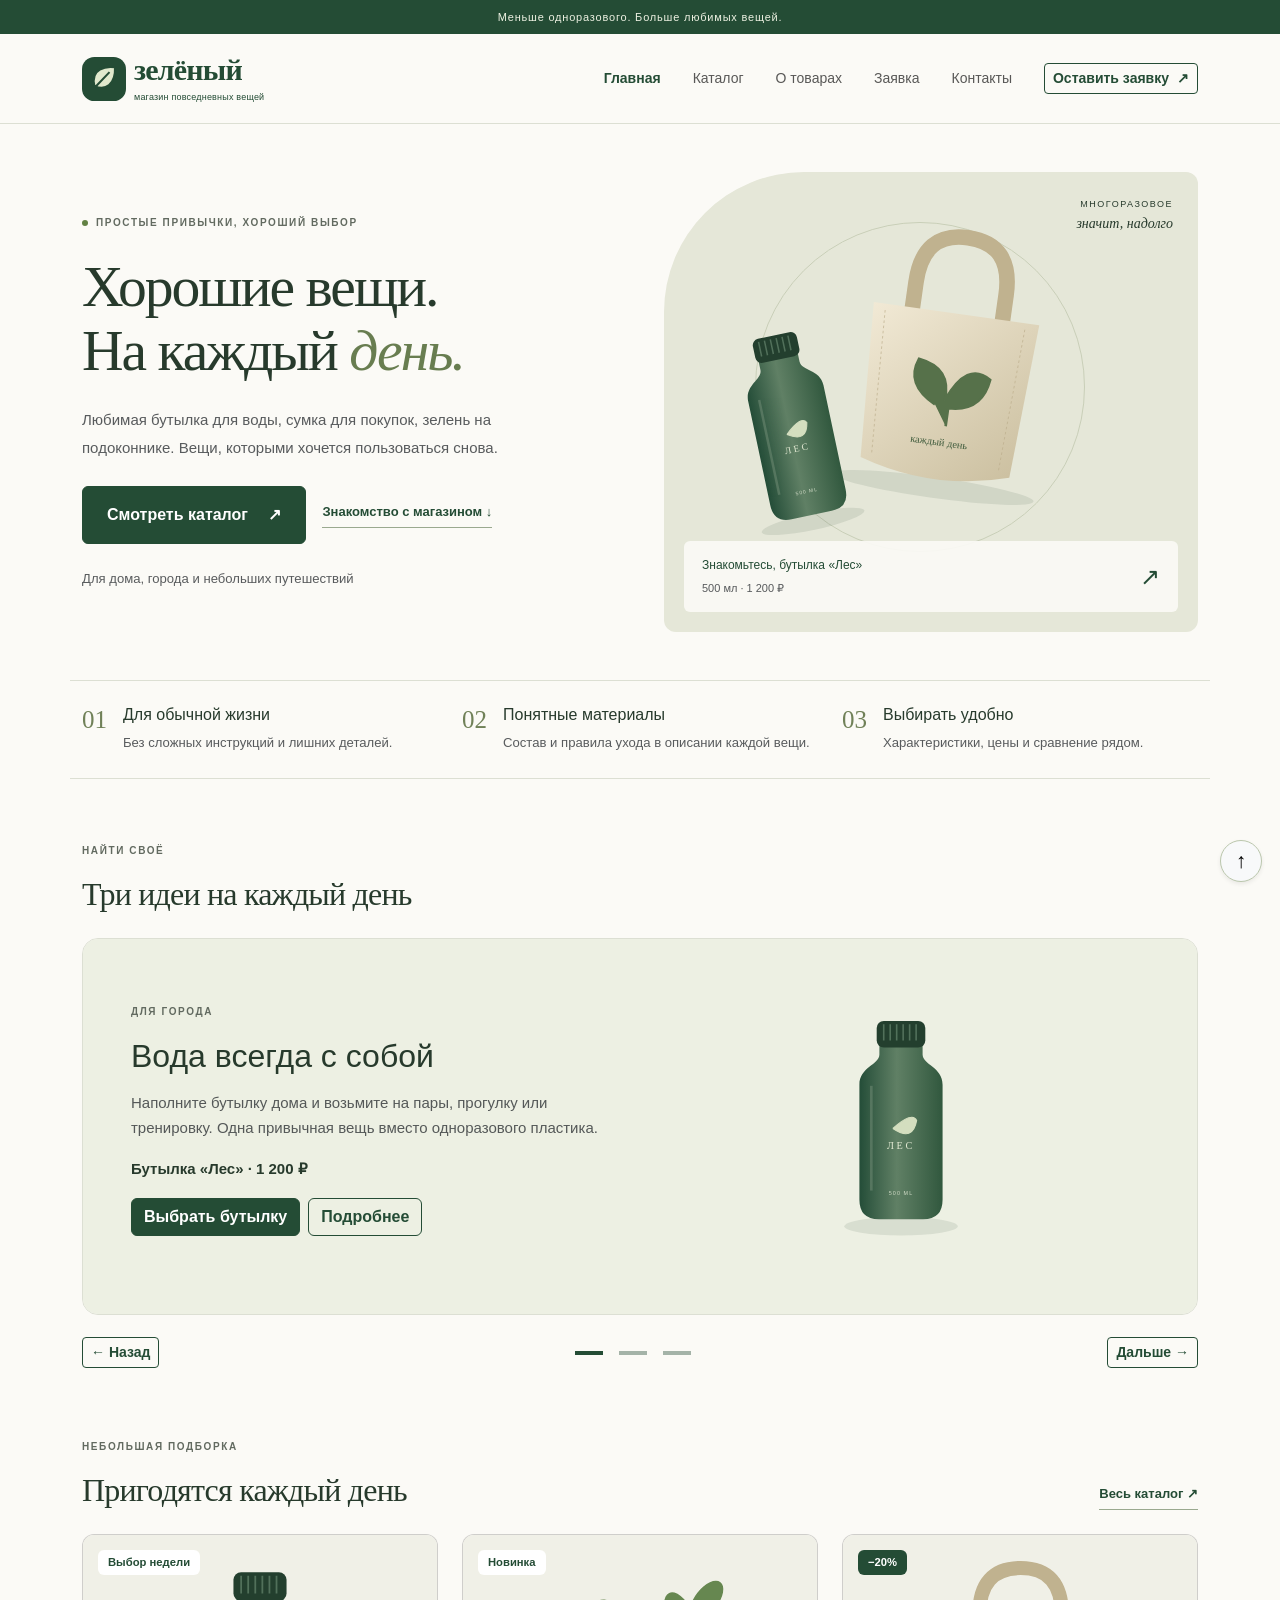
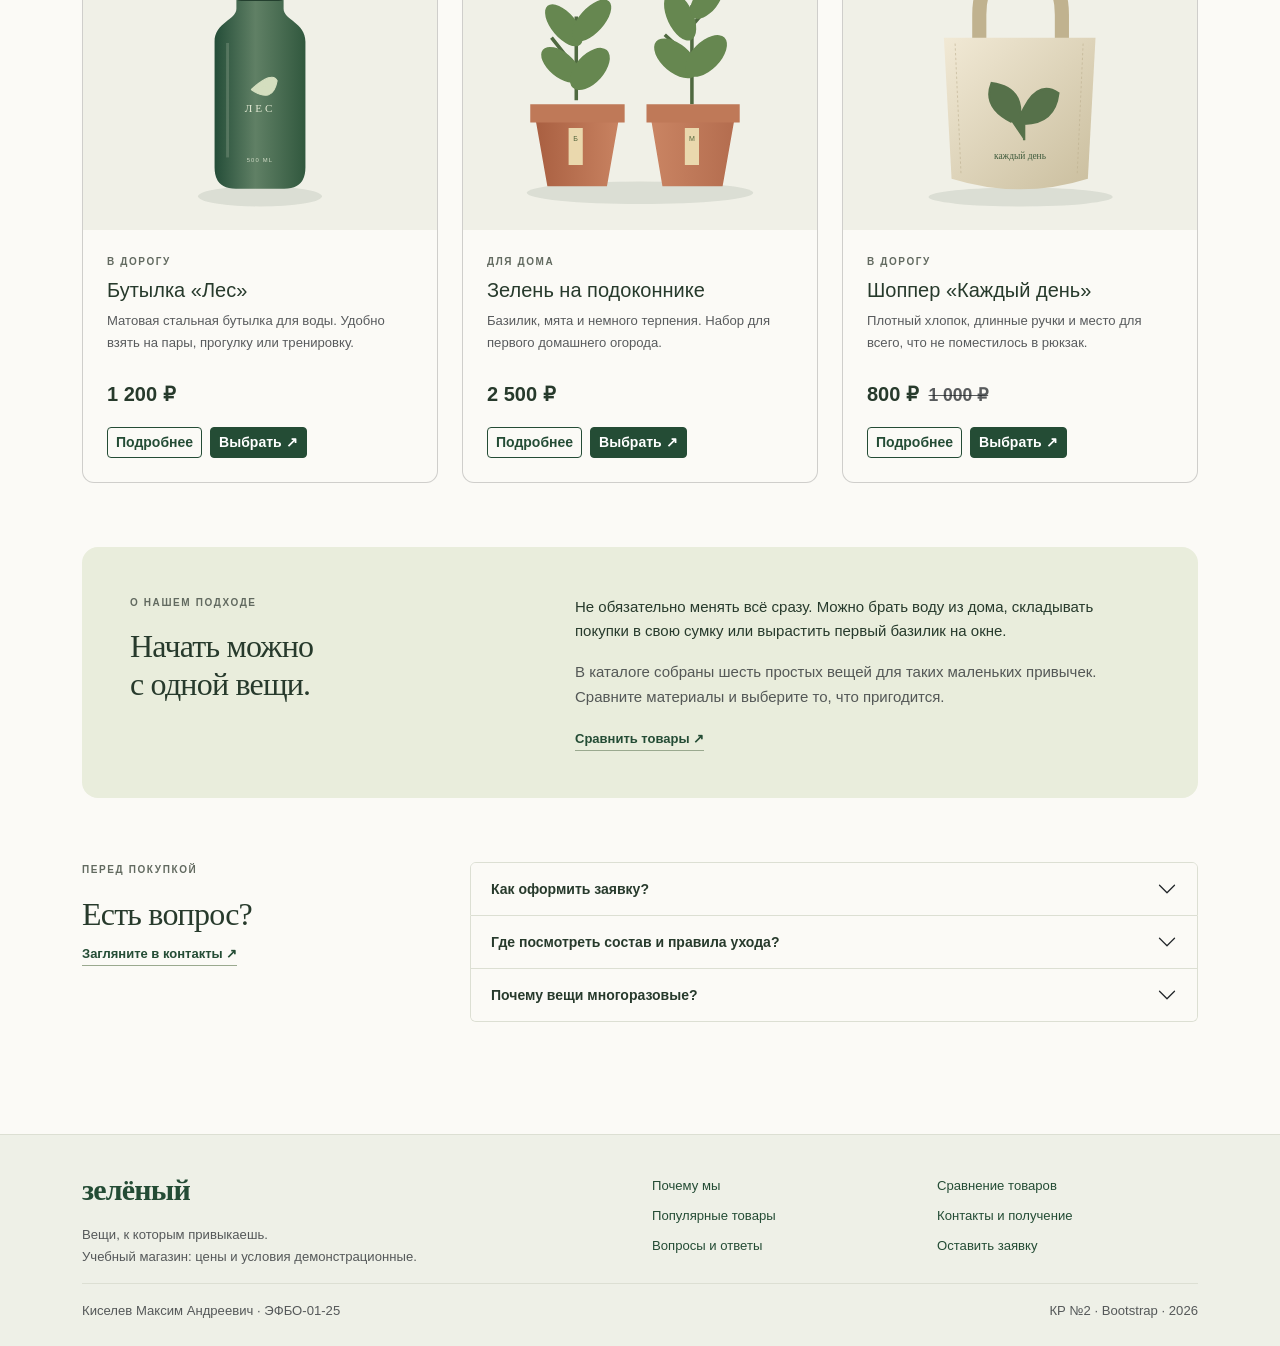
<file: index.html>
<!DOCTYPE html>
<html lang="ru">
<head>
  <meta charset="UTF-8">
  <meta name="viewport" content="width=device-width, initial-scale=1.0">
  <meta name="description" content="Многоразовые вещи для дома, города и путешествий. Зелёный магазин с каталогом, сравнением и учебной заявкой.">
  <meta name="theme-color" content="#244c35">
  <title>Вещи на каждый день — Зелёный магазин</title>
  <link rel="icon" href="images/favicon.svg" type="image/svg+xml">
  <link rel="stylesheet" href="vendor/bootstrap/css/bootstrap.min.css">
  <link rel="stylesheet" href="css/custom.css">
  <script src="vendor/bootstrap/js/bootstrap.bundle.min.js" defer></script>
  <script src="js/main.js" defer></script>
</head>
<body class="d-flex flex-column min-vh-100" id="top">

  <a class="visually-hidden-focusable skip-link" href="#main">Перейти к содержимому</a>
  <div class="announcement text-center py-2">Меньше одноразового. Больше любимых вещей.</div>
  <header class="site-header sticky-top">
    <nav class="navbar navbar-expand-lg py-3" aria-label="Основная навигация">
      <div class="container">
        <a class="navbar-brand brand d-flex align-items-center gap-2" href="index.html" aria-label="Зелёный магазин — главная">
          <img src="images/favicon.svg" alt="" width="44" height="44">
          <span>зелёный<small class="brand__caption d-block">магазин повседневных вещей</small></span>
        </a>
        <button class="navbar-toggler" type="button" data-bs-toggle="collapse" data-bs-target="#main-menu" aria-controls="main-menu" aria-expanded="false" aria-label="Открыть меню">
          <span class="navbar-toggler-icon"></span>
        </button>
        <div class="collapse navbar-collapse" id="main-menu">
          <ul class="navbar-nav ms-lg-auto align-items-lg-center gap-lg-3 py-3 py-lg-0">
          <li class="nav-item"><a class="nav-link active" href="index.html" aria-current="page">Главная</a></li>
          <li class="nav-item"><a class="nav-link" href="catalog.html">Каталог</a></li>
          <li class="nav-item"><a class="nav-link" href="product.html">О товарах</a></li>
          <li class="nav-item"><a class="nav-link" href="order.html">Заявка</a></li>
          <li class="nav-item"><a class="nav-link" href="contacts.html">Контакты</a></li>
          </ul>
          <a class="btn btn-outline-primary btn-sm ms-xl-4 d-none d-xl-inline-flex" href="order.html">Оставить заявку <span class="ms-2" aria-hidden="true">↗</span></a>
        </div>
      </div>
    </nav>
  </header>
  <main class="flex-grow-1" id="main">

    <section class="container py-4 py-lg-5" aria-labelledby="hero-title">
      <div class="row g-4 g-lg-5 align-items-center">
        <div class="col-12 col-lg-6 py-lg-3">
          <p class="eyebrow mb-4"><span class="status-dot" aria-hidden="true"></span>Простые привычки, хороший выбор</p>
          <h1 class="hero__title mb-4" id="hero-title">Хорошие вещи.<br>На каждый <em>день.</em></h1>
          <p class="hero__text text-body-secondary mb-4">Любимая бутылка для воды, сумка для покупок, зелень на подоконнике. Вещи, которыми хочется пользоваться снова.</p>
          <div class="d-flex flex-wrap align-items-center gap-3">
            <a class="btn btn-primary px-4 py-3" href="catalog.html">Смотреть каталог <span class="ms-3" aria-hidden="true">↗</span></a>
            <a class="text-link" href="#advantages">Знакомство с магазином ↓</a>
          </div>
          <p class="small text-body-secondary mt-4 mb-0">Для дома, города и небольших путешествий</p>
        </div>
        <div class="col-12 col-lg-6">
          <div class="hero__visual">
            <span class="hero__circle" aria-hidden="true"></span>
            <p class="hero__stamp">МНОГОРАЗОВОЕ<br><span>значит, надолго</span></p>
            <img class="hero__bag" src="images/bag.svg" alt="Хлопковая сумка для повседневных покупок" width="600" height="500">
            <img class="hero__bottle" src="images/bottle.svg" alt="Зелёная стальная бутылка «Лес»" width="600" height="500">
            <a class="hero__product d-flex justify-content-between align-items-center gap-3" href="product.html#bottle"><span>Знакомьтесь, бутылка «Лес»<small class="d-block text-body-secondary">500 мл · 1 200 ₽</small></span><span class="fs-4" aria-hidden="true">↗</span></a>
          </div>
        </div>
      </div>
    </section>
    <section class="container py-4 border-top border-bottom" id="advantages" aria-labelledby="advantages-title">
      <h2 class="visually-hidden" id="advantages-title">Почему стоит заглянуть в каталог</h2>
      <div class="row g-4">
        <article class="col-12 col-md-4 d-flex gap-3"><span class="advantage-number" aria-hidden="true">01</span><div><h3 class="h6">Для обычной жизни</h3><p class="small text-body-secondary mb-0">Без сложных инструкций и лишних деталей.</p></div></article>
        <article class="col-12 col-md-4 d-flex gap-3"><span class="advantage-number" aria-hidden="true">02</span><div><h3 class="h6">Понятные материалы</h3><p class="small text-body-secondary mb-0">Состав и правила ухода в описании каждой вещи.</p></div></article>
        <article class="col-12 col-md-4 d-flex gap-3"><span class="advantage-number" aria-hidden="true">03</span><div><h3 class="h6">Выбирать удобно</h3><p class="small text-body-secondary mb-0">Характеристики, цены и сравнение рядом.</p></div></article>
      </div>
    </section>
    <section class="container section-space" id="ideas" aria-labelledby="ideas-title">
      <p class="eyebrow">Найти своё</p>
      <h2 class="mb-4" id="ideas-title">Три идеи на каждый день</h2>
      <div class="carousel slide ideas-carousel" id="ideas-carousel" role="region" aria-roledescription="карусель" aria-labelledby="ideas-title" tabindex="0">
        <div class="carousel-inner rounded-4 border" aria-live="polite">
          <div class="carousel-item active" role="group" aria-roledescription="слайд" aria-label="1 из 3">
            <div class="ideas-carousel__slide p-4 p-lg-5">
              <div class="row g-4 align-items-center">
                <div class="col-12 col-md-6 ideas-carousel__copy">
                  <p class="eyebrow mb-3">Для города</p>
                  <h3 class="h2 mb-3">Вода всегда с собой</h3>
                  <p class="text-body-secondary">Наполните бутылку дома и возьмите на пары, прогулку или тренировку. Одна привычная вещь вместо одноразового пластика.</p>
                  <p class="fw-semibold mb-3">Бутылка «Лес» · 1 200 ₽</p>
                  <div class="d-flex flex-wrap gap-2"><a class="btn btn-primary" href="order.html?product=bottle">Выбрать бутылку</a><a class="btn btn-outline-primary" href="product.html#bottle">Подробнее</a></div>
                </div>
                <div class="col-12 col-md-6"><img class="ideas-carousel__image" src="images/bottle.svg" alt="Зелёная стальная бутылка «Лес»" width="600" height="500"></div>
              </div>
            </div>
          </div>
          <div class="carousel-item" role="group" aria-roledescription="слайд" aria-label="2 из 3">
            <div class="ideas-carousel__slide p-4 p-lg-5">
              <div class="row g-4 align-items-center">
                <div class="col-12 col-md-6 ideas-carousel__copy">
                  <p class="eyebrow mb-3">Для дома</p>
                  <h3 class="h2 mb-3">Своя зелень на окне</h3>
                  <p class="text-body-secondary">Базилик, мята и немного терпения. Поставьте горшочки на светлый подоконник — и наблюдайте, как растёт ваш первый огород.</p>
                  <p class="fw-semibold mb-3">Набор для выращивания · 2 500 ₽</p>
                  <div class="d-flex flex-wrap gap-2"><a class="btn btn-primary" href="order.html?product=kit">Выбрать набор</a><a class="btn btn-outline-primary" href="product.html#kit">Подробнее</a></div>
                </div>
                <div class="col-12 col-md-6"><img class="ideas-carousel__image" src="images/kit.svg" alt="Горшочки с базиликом и мятой" width="600" height="500"></div>
              </div>
            </div>
          </div>
          <div class="carousel-item" role="group" aria-roledescription="слайд" aria-label="3 из 3">
            <div class="ideas-carousel__slide p-4 p-lg-5">
              <div class="row g-4 align-items-center">
                <div class="col-12 col-md-6 ideas-carousel__copy">
                  <p class="eyebrow mb-3">Для выходных</p>
                  <h3 class="h2 mb-3">Небольшой пикник на двоих</h3>
                  <p class="text-body-secondary">Посуда и приборы в льняном чехле. Возьмите обед с собой, а после прогулки вымойте набор и сохраните до следующей поездки.</p>
                  <p class="fw-semibold mb-3">Набор для пикника · 3 200 ₽</p>
                  <div class="d-flex flex-wrap gap-2"><a class="btn btn-primary" href="order.html?product=picnic">Выбрать для пикника</a><a class="btn btn-outline-primary" href="product.html#picnic">Подробнее</a></div>
                </div>
                <div class="col-12 col-md-6"><img class="ideas-carousel__image" src="images/picnic.svg" alt="Многоразовая посуда для пикника на двоих" width="600" height="500"></div>
              </div>
            </div>
          </div>
        </div>
        <div class="d-flex flex-wrap justify-content-between align-items-center gap-2 mt-3">
          <button class="btn btn-outline-primary btn-sm" type="button" data-bs-target="#ideas-carousel" data-bs-slide="prev"><span aria-hidden="true">←</span> Назад</button>
          <div class="carousel-indicators position-static m-0 ideas-carousel__indicators">
            <button class="active" type="button" data-bs-target="#ideas-carousel" data-bs-slide-to="0" aria-current="true" aria-label="Слайд 1: бутылка"></button>
            <button type="button" data-bs-target="#ideas-carousel" data-bs-slide-to="1" aria-label="Слайд 2: зелень на окне"></button>
            <button type="button" data-bs-target="#ideas-carousel" data-bs-slide-to="2" aria-label="Слайд 3: пикник"></button>
          </div>
          <button class="btn btn-outline-primary btn-sm" type="button" data-bs-target="#ideas-carousel" data-bs-slide="next">Дальше <span aria-hidden="true">→</span></button>
        </div>
      </div>
    </section>
    <section class="container section-space" id="popular" aria-labelledby="popular-title">
      <div class="d-flex flex-column flex-sm-row justify-content-between align-items-sm-end gap-3 mb-4"><div><p class="eyebrow">Небольшая подборка</p><h2 class="mb-0" id="popular-title">Пригодятся каждый день</h2></div><a class="text-link" href="catalog.html">Весь каталог ↗</a></div>
      <div class="row g-4">
        <div class="col-12 col-md-6 col-lg-4">
          <article class="card product-card h-100">
            <div class="product-card__picture position-relative">
              <span class="badge bg-white text-primary product-card__badge">Выбор недели</span>
              <img src="images/bottle.svg" class="card-img-top product-card__image" alt="Бутылка «Лес»" width="600" height="500" loading="lazy">
            </div>
            <div class="card-body d-flex flex-column p-4">
              <p class="eyebrow mb-2">В дорогу</p>
              <h3 class="card-title h5"><a class="product-card__title" href="product.html#bottle">Бутылка «Лес»</a></h3>
              <p class="card-text small text-body-secondary mb-4">Матовая стальная бутылка для воды. Удобно взять на пары, прогулку или тренировку.</p>
              <p class="fw-semibold fs-5 mt-auto">1 200 ₽</p>
              <div class="d-flex flex-wrap gap-2">
                <a class="btn btn-outline-primary btn-sm" href="product.html#bottle" aria-label="Подробнее: Бутылка «Лес»">Подробнее</a>
                <a class="btn btn-primary btn-sm" href="order.html?product=bottle" aria-label="Заявка: Бутылка «Лес»">Выбрать <span aria-hidden="true">↗</span></a>
              </div>
            </div>
          </article>
        </div>
        <div class="col-12 col-md-6 col-lg-4">
          <article class="card product-card h-100">
            <div class="product-card__picture position-relative">
              <span class="badge bg-white text-primary product-card__badge">Новинка</span>
              <img src="images/kit.svg" class="card-img-top product-card__image" alt="Зелень на подоконнике" width="600" height="500" loading="lazy">
            </div>
            <div class="card-body d-flex flex-column p-4">
              <p class="eyebrow mb-2">Для дома</p>
              <h3 class="card-title h5"><a class="product-card__title" href="product.html#kit">Зелень на подоконнике</a></h3>
              <p class="card-text small text-body-secondary mb-4">Базилик, мята и немного терпения. Набор для первого домашнего огорода.</p>
              <p class="fw-semibold fs-5 mt-auto">2 500 ₽</p>
              <div class="d-flex flex-wrap gap-2">
                <a class="btn btn-outline-primary btn-sm" href="product.html#kit" aria-label="Подробнее: Зелень на подоконнике">Подробнее</a>
                <a class="btn btn-primary btn-sm" href="order.html?product=kit" aria-label="Заявка: Зелень на подоконнике">Выбрать <span aria-hidden="true">↗</span></a>
              </div>
            </div>
          </article>
        </div>
        <div class="col-12 col-md-6 col-lg-4">
          <article class="card product-card h-100 product-card--discount">
            <div class="product-card__picture position-relative">
              <span class="badge text-bg-success product-card__badge">−20%</span>
              <img src="images/bag.svg" class="card-img-top product-card__image" alt="Шоппер «Каждый день»" width="600" height="500" loading="lazy">
            </div>
            <div class="card-body d-flex flex-column p-4">
              <p class="eyebrow mb-2">В дорогу</p>
              <h3 class="card-title h5"><a class="product-card__title" href="product.html#bag">Шоппер «Каждый день»</a></h3>
              <p class="card-text small text-body-secondary mb-4">Плотный хлопок, длинные ручки и место для всего, что не поместилось в рюкзак.</p>
              <p class="fw-semibold fs-5 mt-auto">800 ₽ <del class="small text-body-secondary ms-1">1 000 ₽</del></p>
              <div class="d-flex flex-wrap gap-2">
                <a class="btn btn-outline-primary btn-sm" href="product.html#bag" aria-label="Подробнее: Шоппер «Каждый день»">Подробнее</a>
                <a class="btn btn-primary btn-sm" href="order.html?product=bag" aria-label="Заявка: Шоппер «Каждый день»">Выбрать <span aria-hidden="true">↗</span></a>
              </div>
            </div>
          </article>
        </div>
      </div>
    </section>
    <aside class="container" id="about" aria-labelledby="about-title">
      <div class="editorial p-4 p-lg-5 rounded-4"><div class="row g-4 g-lg-5"><div class="col-12 col-lg-5"><p class="eyebrow">О нашем подходе</p><h2 id="about-title">Начать можно<br>с одной вещи.</h2></div><div class="col-12 col-lg-7"><p>Не обязательно менять всё сразу. Можно брать воду из дома, складывать покупки в свою сумку или вырастить первый базилик на окне.</p><p class="text-body-secondary">В каталоге собраны шесть простых вещей для таких маленьких привычек. Сравните материалы и выберите то, что пригодится.</p><a class="text-link" href="catalog.html#comparison">Сравнить товары ↗</a></div></div></div>
    </aside>
    <section class="container section-space" id="faq" aria-labelledby="faq-title"><div class="row g-4 g-lg-5"><div class="col-12 col-lg-4"><p class="eyebrow">Перед покупкой</p><h2 id="faq-title">Есть вопрос?</h2><a class="text-link" href="contacts.html">Загляните в контакты ↗</a></div><div class="col-12 col-lg-8"><div class="accordion" id="home-faq">
          <div class="accordion-item">
            <h3 class="accordion-header">
              <button class="accordion-button collapsed" type="button" data-bs-toggle="collapse" data-bs-target="#home-faq-1" aria-expanded="false" aria-controls="home-faq-1">Как оформить заявку?</button>
            </h3>
            <div class="accordion-collapse collapse" id="home-faq-1" data-bs-parent="#home-faq">
              <div class="accordion-body text-body-secondary">Выберите товар в каталоге и нажмите «Выбрать». В форме он уже будет отмечен. Заполните контакты и посмотрите учебное подтверждение проверки. Настоящая покупка не выполняется.</div>
            </div>
          </div>
          <div class="accordion-item">
            <h3 class="accordion-header">
              <button class="accordion-button collapsed" type="button" data-bs-toggle="collapse" data-bs-target="#home-faq-2" aria-expanded="false" aria-controls="home-faq-2">Где посмотреть состав и правила ухода?</button>
            </h3>
            <div class="accordion-collapse collapse" id="home-faq-2" data-bs-parent="#home-faq">
              <div class="accordion-body text-body-secondary">Откройте «Подробнее» у товара. Характеристики, уход и получение размещены в отдельных вкладках.</div>
            </div>
          </div>
          <div class="accordion-item">
            <h3 class="accordion-header">
              <button class="accordion-button collapsed" type="button" data-bs-toggle="collapse" data-bs-target="#home-faq-3" aria-expanded="false" aria-controls="home-faq-3">Почему вещи многоразовые?</button>
            </h3>
            <div class="accordion-collapse collapse" id="home-faq-3" data-bs-parent="#home-faq">
              <div class="accordion-body text-body-secondary">Бутылка, сумка и остальные товары предназначены для повторного использования. Срок службы зависит от материала и ухода.</div>
            </div>
          </div>
        </div></div></div></section>
  </main>

  <footer class="site-footer mt-5 py-4" id="contacts">
    <div class="container">
      <div class="row g-4 py-3">
        <div class="col-12 col-md-6">
          <a class="brand text-decoration-none" href="index.html">зелёный</a>
          <p class="small text-body-secondary mt-3 mb-0">Вещи, к которым привыкаешь.<br>Учебный магазин: цены и условия демонстрационные.</p>
        </div>
        <nav class="col-6 col-md-3 d-flex flex-column gap-2 small" aria-label="Разделы главной">
          <a href="index.html#advantages">Почему мы</a>
          <a href="index.html#popular">Популярные товары</a>
          <a href="index.html#faq">Вопросы и ответы</a>
        </nav>
        <nav class="col-6 col-md-3 d-flex flex-column gap-2 small" aria-label="Полезные ссылки">
          <a href="catalog.html#comparison">Сравнение товаров</a>
          <a href="contacts.html">Контакты и получение</a>
          <a href="order.html">Оставить заявку</a>
        </nav>
      </div>
      <div class="border-top pt-3 d-flex flex-column flex-md-row justify-content-between gap-2 small text-body-secondary">
        <span>Киселев Максим Андреевич · ЭФБО-01-25</span>
        <span>КР №2 · Bootstrap · 2026</span>
      </div>
    </div>
  </footer>
  <a class="back-to-top btn btn-light rounded-circle shadow-sm" href="#top" aria-label="Вернуться наверх">↑</a>

  <div class="modal fade" id="delivery-modal" tabindex="-1" aria-labelledby="delivery-modal-title" aria-hidden="true">
    <div class="modal-dialog modal-dialog-centered">
      <div class="modal-content">
        <div class="modal-header">
          <h2 class="modal-title h4" id="delivery-modal-title">Как получить выбранную вещь</h2>
          <button class="btn-close" type="button" data-bs-dismiss="modal" aria-label="Закрыть условия получения"></button>
        </div>
        <div class="modal-body">
          <p>В учебном макете предусмотрены самовывоз без доплаты и доставка за 300 ₽.</p>
          <p class="text-body-secondary mb-0">Способ получения выбирается в заявке. Реальная доставка и оплата не выполняются.</p>
        </div>
        <div class="modal-footer">
          <button class="btn btn-outline-secondary" type="button" data-bs-dismiss="modal">Закрыть</button>
          <a class="btn btn-primary" href="order.html">К заявке</a>
        </div>
      </div>
    </div>
  </div>

</body>
</html>
</file>
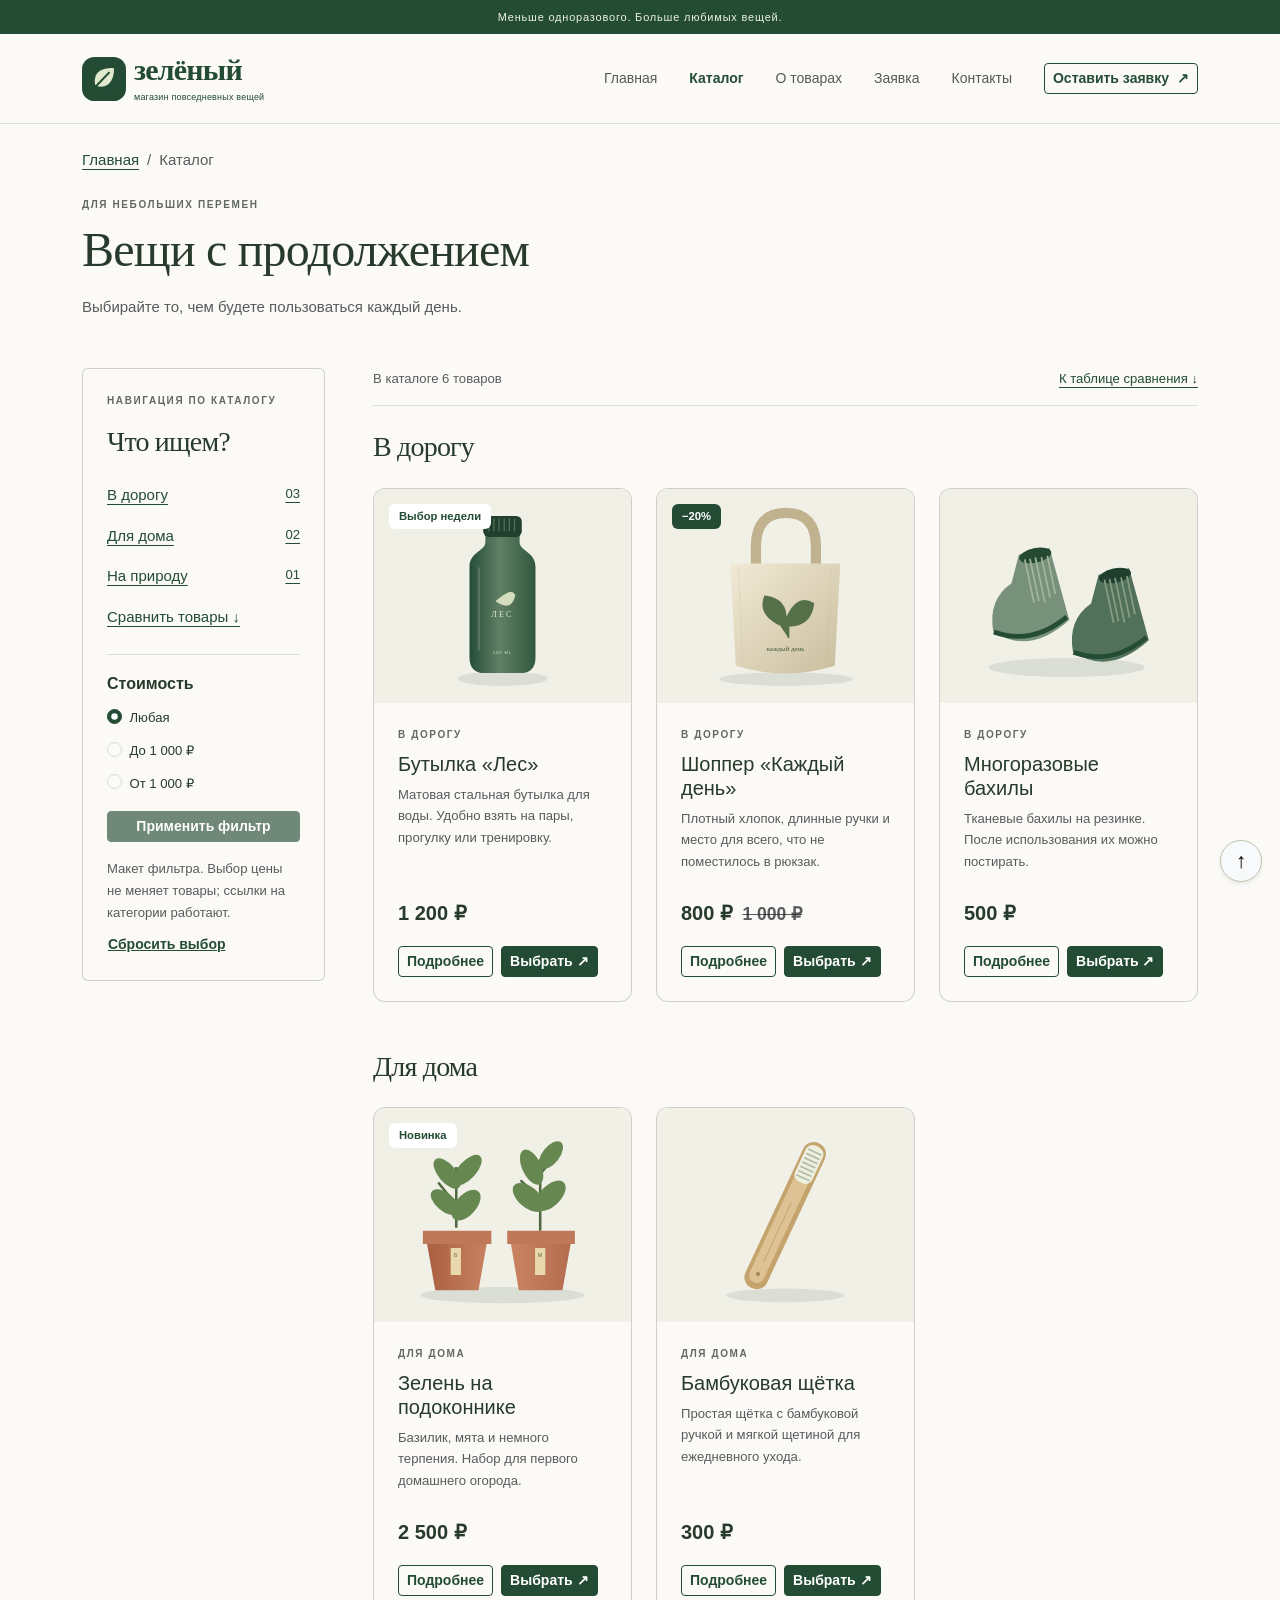
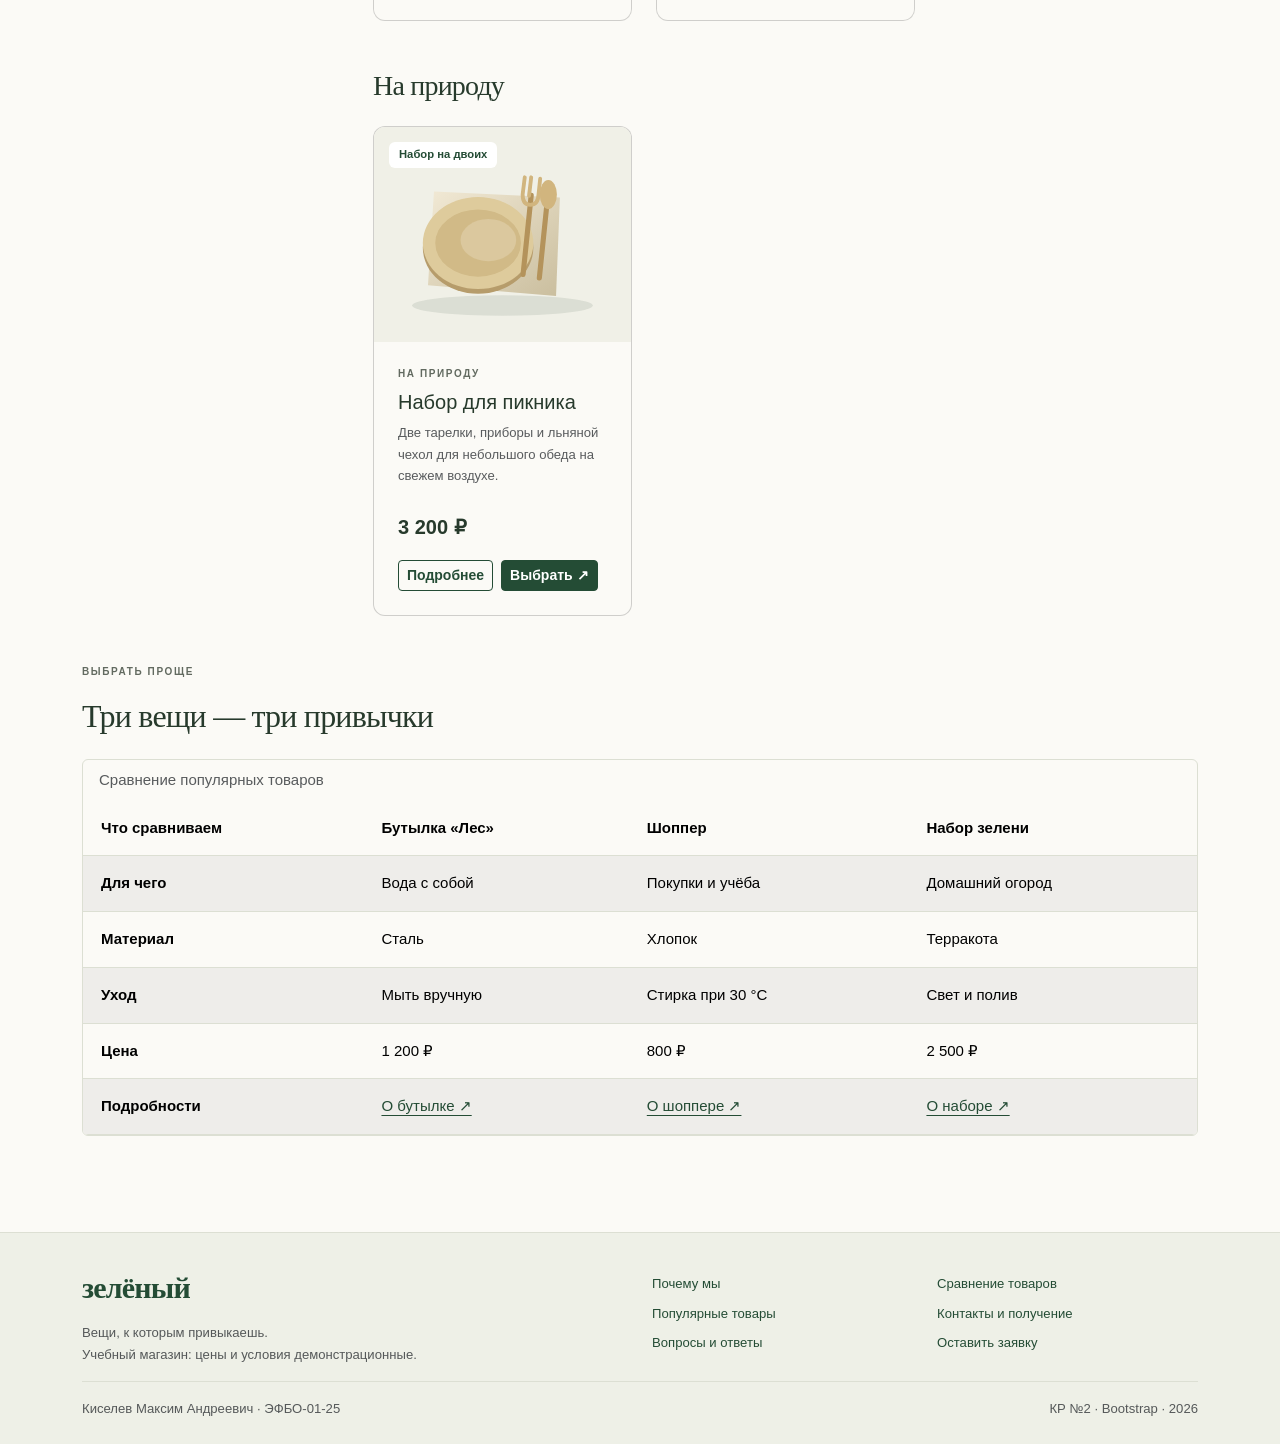
<file: catalog.html>
<!DOCTYPE html>
<html lang="ru">
<head>
  <meta charset="UTF-8">
  <meta name="viewport" content="width=device-width, initial-scale=1.0">
  <meta name="description" content="Шесть многоразовых товаров: категории, иллюстрации, цены и сравнение материалов.">
  <meta name="theme-color" content="#244c35">
  <title>Каталог — Зелёный магазин</title>
  <link rel="icon" href="images/favicon.svg" type="image/svg+xml">
  <link rel="stylesheet" href="vendor/bootstrap/css/bootstrap.min.css">
  <link rel="stylesheet" href="css/custom.css">
  <script src="vendor/bootstrap/js/bootstrap.bundle.min.js" defer></script>
  <script src="js/main.js" defer></script>
</head>
<body class="d-flex flex-column min-vh-100" id="top">

  <a class="visually-hidden-focusable skip-link" href="#main">Перейти к содержимому</a>
  <div class="announcement text-center py-2">Меньше одноразового. Больше любимых вещей.</div>
  <header class="site-header sticky-top">
    <nav class="navbar navbar-expand-lg py-3" aria-label="Основная навигация">
      <div class="container">
        <a class="navbar-brand brand d-flex align-items-center gap-2" href="index.html" aria-label="Зелёный магазин — главная">
          <img src="images/favicon.svg" alt="" width="44" height="44">
          <span>зелёный<small class="brand__caption d-block">магазин повседневных вещей</small></span>
        </a>
        <button class="navbar-toggler" type="button" data-bs-toggle="collapse" data-bs-target="#main-menu" aria-controls="main-menu" aria-expanded="false" aria-label="Открыть меню">
          <span class="navbar-toggler-icon"></span>
        </button>
        <div class="collapse navbar-collapse" id="main-menu">
          <ul class="navbar-nav ms-lg-auto align-items-lg-center gap-lg-3 py-3 py-lg-0">
          <li class="nav-item"><a class="nav-link" href="index.html">Главная</a></li>
          <li class="nav-item"><a class="nav-link active" href="catalog.html" aria-current="page">Каталог</a></li>
          <li class="nav-item"><a class="nav-link" href="product.html">О товарах</a></li>
          <li class="nav-item"><a class="nav-link" href="order.html">Заявка</a></li>
          <li class="nav-item"><a class="nav-link" href="contacts.html">Контакты</a></li>
          </ul>
          <a class="btn btn-outline-primary btn-sm ms-xl-4 d-none d-xl-inline-flex" href="order.html">Оставить заявку <span class="ms-2" aria-hidden="true">↗</span></a>
        </div>
      </div>
    </nav>
  </header>
  <main class="flex-grow-1" id="main">

    <div class="container pt-4">
      <nav aria-label="Хлебные крошки"><ol class="breadcrumb small mb-4"><li class="breadcrumb-item"><a href="index.html">Главная</a></li><li class="breadcrumb-item active" aria-current="page">Каталог</li></ol></nav>
      <section class="pb-4 pb-lg-5">
        <p class="eyebrow mb-2">Для небольших перемен</p>
        <h1 class="display-5 mb-3">Вещи с продолжением</h1>
        <p class="text-body-secondary mb-0">Выбирайте то, чем будете пользоваться каждый день.</p>
      </section>
    </div>
    <div class="container"><div class="row g-4 g-lg-5">
      <aside class="col-12 col-lg-3" aria-labelledby="filters-title">
        <div class="card catalog-filters"><div class="card-body p-4">
          <p class="eyebrow">Навигация по каталогу</p><h2 class="h3" id="filters-title">Что ищем?</h2>
          <nav class="d-flex flex-column gap-3 py-3" aria-label="Категории товаров"><a href="#everyday" class="d-flex justify-content-between">В дорогу <span class="small">03</span></a><a href="#home" class="d-flex justify-content-between">Для дома <span class="small">02</span></a><a href="#outdoor" class="d-flex justify-content-between">На природу <span class="small">01</span></a><a href="#comparison">Сравнить товары ↓</a></nav>
          <form class="border-top pt-3 mt-2">
            <fieldset><legend class="fs-6 fw-semibold">Стоимость</legend>
              <div class="form-check mb-2"><input class="form-check-input" type="radio" name="price" value="any" id="price-any" checked><label class="form-check-label small" for="price-any">Любая</label></div>
              <div class="form-check mb-2"><input class="form-check-input" type="radio" name="price" value="low" id="price-low"><label class="form-check-label small" for="price-low">До 1 000 ₽</label></div>
              <div class="form-check mb-3"><input class="form-check-input" type="radio" name="price" value="high" id="price-high"><label class="form-check-label small" for="price-high">От 1 000 ₽</label></div>
            </fieldset>
            <button class="btn btn-primary btn-sm w-100" type="button" disabled>Применить фильтр</button>
            <p class="small text-body-secondary mt-3 mb-2">Макет фильтра. Выбор цены не меняет товары; ссылки на категории работают.</p>
            <button class="btn btn-link btn-sm p-0" type="reset">Сбросить выбор</button>
          </form>
        </div></div>
      </aside>
      <div class="col-12 col-lg-9">
        <div class="d-flex flex-wrap justify-content-between gap-2 small text-body-secondary border-bottom pb-3 mb-4"><span>В каталоге 6 товаров</span><a href="#comparison">К таблице сравнения ↓</a></div>
        <section class="mb-5" id="everyday" aria-labelledby="everyday-title"><h2 class="h3 mb-4" id="everyday-title">В дорогу</h2><div class="row g-4">
        <div class="col-12 col-md-6 col-xl-4">
          <article class="card product-card h-100">
            <div class="product-card__picture position-relative">
              <span class="badge bg-white text-primary product-card__badge">Выбор недели</span>
              <img src="images/bottle.svg" class="card-img-top product-card__image" alt="Бутылка «Лес»" width="600" height="500" loading="lazy">
            </div>
            <div class="card-body d-flex flex-column p-4">
              <p class="eyebrow mb-2">В дорогу</p>
              <h3 class="card-title h5"><a class="product-card__title" href="product.html#bottle">Бутылка «Лес»</a></h3>
              <p class="card-text small text-body-secondary mb-4">Матовая стальная бутылка для воды. Удобно взять на пары, прогулку или тренировку.</p>
              <p class="fw-semibold fs-5 mt-auto">1 200 ₽</p>
              <div class="d-flex flex-wrap gap-2">
                <a class="btn btn-outline-primary btn-sm" href="product.html#bottle" aria-label="Подробнее: Бутылка «Лес»">Подробнее</a>
                <a class="btn btn-primary btn-sm" href="order.html?product=bottle" aria-label="Заявка: Бутылка «Лес»">Выбрать <span aria-hidden="true">↗</span></a>
              </div>
            </div>
          </article>
        </div>
        <div class="col-12 col-md-6 col-xl-4">
          <article class="card product-card h-100 product-card--discount">
            <div class="product-card__picture position-relative">
              <span class="badge text-bg-success product-card__badge">−20%</span>
              <img src="images/bag.svg" class="card-img-top product-card__image" alt="Шоппер «Каждый день»" width="600" height="500" loading="lazy">
            </div>
            <div class="card-body d-flex flex-column p-4">
              <p class="eyebrow mb-2">В дорогу</p>
              <h3 class="card-title h5"><a class="product-card__title" href="product.html#bag">Шоппер «Каждый день»</a></h3>
              <p class="card-text small text-body-secondary mb-4">Плотный хлопок, длинные ручки и место для всего, что не поместилось в рюкзак.</p>
              <p class="fw-semibold fs-5 mt-auto">800 ₽ <del class="small text-body-secondary ms-1">1 000 ₽</del></p>
              <div class="d-flex flex-wrap gap-2">
                <a class="btn btn-outline-primary btn-sm" href="product.html#bag" aria-label="Подробнее: Шоппер «Каждый день»">Подробнее</a>
                <a class="btn btn-primary btn-sm" href="order.html?product=bag" aria-label="Заявка: Шоппер «Каждый день»">Выбрать <span aria-hidden="true">↗</span></a>
              </div>
            </div>
          </article>
        </div>
        <div class="col-12 col-md-6 col-xl-4">
          <article class="card product-card h-100">
            <div class="product-card__picture position-relative">

              <img src="images/covers.svg" class="card-img-top product-card__image" alt="Многоразовые бахилы" width="600" height="500" loading="lazy">
            </div>
            <div class="card-body d-flex flex-column p-4">
              <p class="eyebrow mb-2">В дорогу</p>
              <h3 class="card-title h5"><a class="product-card__title" href="product.html#covers">Многоразовые бахилы</a></h3>
              <p class="card-text small text-body-secondary mb-4">Тканевые бахилы на резинке. После использования их можно постирать.</p>
              <p class="fw-semibold fs-5 mt-auto">500 ₽</p>
              <div class="d-flex flex-wrap gap-2">
                <a class="btn btn-outline-primary btn-sm" href="product.html#covers" aria-label="Подробнее: Многоразовые бахилы">Подробнее</a>
                <a class="btn btn-primary btn-sm" href="order.html?product=covers" aria-label="Заявка: Многоразовые бахилы">Выбрать <span aria-hidden="true">↗</span></a>
              </div>
            </div>
          </article>
        </div></div></section><section class="mb-5" id="home" aria-labelledby="home-title"><h2 class="h3 mb-4" id="home-title">Для дома</h2><div class="row g-4">
        <div class="col-12 col-md-6 col-xl-4">
          <article class="card product-card h-100">
            <div class="product-card__picture position-relative">
              <span class="badge bg-white text-primary product-card__badge">Новинка</span>
              <img src="images/kit.svg" class="card-img-top product-card__image" alt="Зелень на подоконнике" width="600" height="500" loading="lazy">
            </div>
            <div class="card-body d-flex flex-column p-4">
              <p class="eyebrow mb-2">Для дома</p>
              <h3 class="card-title h5"><a class="product-card__title" href="product.html#kit">Зелень на подоконнике</a></h3>
              <p class="card-text small text-body-secondary mb-4">Базилик, мята и немного терпения. Набор для первого домашнего огорода.</p>
              <p class="fw-semibold fs-5 mt-auto">2 500 ₽</p>
              <div class="d-flex flex-wrap gap-2">
                <a class="btn btn-outline-primary btn-sm" href="product.html#kit" aria-label="Подробнее: Зелень на подоконнике">Подробнее</a>
                <a class="btn btn-primary btn-sm" href="order.html?product=kit" aria-label="Заявка: Зелень на подоконнике">Выбрать <span aria-hidden="true">↗</span></a>
              </div>
            </div>
          </article>
        </div>
        <div class="col-12 col-md-6 col-xl-4">
          <article class="card product-card h-100">
            <div class="product-card__picture position-relative">

              <img src="images/brush.svg" class="card-img-top product-card__image" alt="Бамбуковая щётка" width="600" height="500" loading="lazy">
            </div>
            <div class="card-body d-flex flex-column p-4">
              <p class="eyebrow mb-2">Для дома</p>
              <h3 class="card-title h5"><a class="product-card__title" href="product.html#brush">Бамбуковая щётка</a></h3>
              <p class="card-text small text-body-secondary mb-4">Простая щётка с бамбуковой ручкой и мягкой щетиной для ежедневного ухода.</p>
              <p class="fw-semibold fs-5 mt-auto">300 ₽</p>
              <div class="d-flex flex-wrap gap-2">
                <a class="btn btn-outline-primary btn-sm" href="product.html#brush" aria-label="Подробнее: Бамбуковая щётка">Подробнее</a>
                <a class="btn btn-primary btn-sm" href="order.html?product=brush" aria-label="Заявка: Бамбуковая щётка">Выбрать <span aria-hidden="true">↗</span></a>
              </div>
            </div>
          </article>
        </div></div></section><section class="mb-5" id="outdoor" aria-labelledby="outdoor-title"><h2 class="h3 mb-4" id="outdoor-title">На природу</h2><div class="row g-4">
        <div class="col-12 col-md-6 col-xl-4">
          <article class="card product-card h-100">
            <div class="product-card__picture position-relative">
              <span class="badge bg-white text-primary product-card__badge">Набор на двоих</span>
              <img src="images/picnic.svg" class="card-img-top product-card__image" alt="Набор для пикника" width="600" height="500" loading="lazy">
            </div>
            <div class="card-body d-flex flex-column p-4">
              <p class="eyebrow mb-2">На природу</p>
              <h3 class="card-title h5"><a class="product-card__title" href="product.html#picnic">Набор для пикника</a></h3>
              <p class="card-text small text-body-secondary mb-4">Две тарелки, приборы и льняной чехол для небольшого обеда на свежем воздухе.</p>
              <p class="fw-semibold fs-5 mt-auto">3 200 ₽</p>
              <div class="d-flex flex-wrap gap-2">
                <a class="btn btn-outline-primary btn-sm" href="product.html#picnic" aria-label="Подробнее: Набор для пикника">Подробнее</a>
                <a class="btn btn-primary btn-sm" href="order.html?product=picnic" aria-label="Заявка: Набор для пикника">Выбрать <span aria-hidden="true">↗</span></a>
              </div>
            </div>
          </article>
        </div></div></section>
      </div>
    </div></div>
    <section class="container mb-5" id="comparison" aria-labelledby="comparison-title"><p class="eyebrow">Выбрать проще</p><h2 class="mb-4" id="comparison-title">Три вещи — три привычки</h2>
      <div class="table-responsive rounded border" tabindex="0" role="region" aria-label="Сравнение товаров; таблицу можно прокручивать по горизонтали">
        <table class="table table-striped align-middle comparison-table mb-0"><caption class="caption-top px-3">Сравнение популярных товаров</caption>
          <thead><tr><th scope="col">Что сравниваем</th><th scope="col">Бутылка «Лес»</th><th scope="col">Шоппер</th><th scope="col">Набор зелени</th></tr></thead>
          <tbody><tr><th scope="row">Для чего</th><td>Вода с собой</td><td>Покупки и учёба</td><td>Домашний огород</td></tr><tr><th scope="row">Материал</th><td>Сталь</td><td>Хлопок</td><td>Терракота</td></tr><tr><th scope="row">Уход</th><td>Мыть вручную</td><td>Стирка при 30 °C</td><td>Свет и полив</td></tr><tr><th scope="row">Цена</th><td>1 200 ₽</td><td>800 ₽</td><td>2 500 ₽</td></tr><tr><th scope="row">Подробности</th><td><a href="product.html#bottle">О бутылке ↗</a></td><td><a href="product.html#bag">О шоппере ↗</a></td><td><a href="product.html#kit">О наборе ↗</a></td></tr></tbody>
        </table>
      </div>
    </section>
  </main>

  <footer class="site-footer mt-5 py-4" id="contacts">
    <div class="container">
      <div class="row g-4 py-3">
        <div class="col-12 col-md-6">
          <a class="brand text-decoration-none" href="index.html">зелёный</a>
          <p class="small text-body-secondary mt-3 mb-0">Вещи, к которым привыкаешь.<br>Учебный магазин: цены и условия демонстрационные.</p>
        </div>
        <nav class="col-6 col-md-3 d-flex flex-column gap-2 small" aria-label="Разделы главной">
          <a href="index.html#advantages">Почему мы</a>
          <a href="index.html#popular">Популярные товары</a>
          <a href="index.html#faq">Вопросы и ответы</a>
        </nav>
        <nav class="col-6 col-md-3 d-flex flex-column gap-2 small" aria-label="Полезные ссылки">
          <a href="catalog.html#comparison">Сравнение товаров</a>
          <a href="contacts.html">Контакты и получение</a>
          <a href="order.html">Оставить заявку</a>
        </nav>
      </div>
      <div class="border-top pt-3 d-flex flex-column flex-md-row justify-content-between gap-2 small text-body-secondary">
        <span>Киселев Максим Андреевич · ЭФБО-01-25</span>
        <span>КР №2 · Bootstrap · 2026</span>
      </div>
    </div>
  </footer>
  <a class="back-to-top btn btn-light rounded-circle shadow-sm" href="#top" aria-label="Вернуться наверх">↑</a>

  <div class="modal fade" id="delivery-modal" tabindex="-1" aria-labelledby="delivery-modal-title" aria-hidden="true">
    <div class="modal-dialog modal-dialog-centered">
      <div class="modal-content">
        <div class="modal-header">
          <h2 class="modal-title h4" id="delivery-modal-title">Как получить выбранную вещь</h2>
          <button class="btn-close" type="button" data-bs-dismiss="modal" aria-label="Закрыть условия получения"></button>
        </div>
        <div class="modal-body">
          <p>В учебном макете предусмотрены самовывоз без доплаты и доставка за 300 ₽.</p>
          <p class="text-body-secondary mb-0">Способ получения выбирается в заявке. Реальная доставка и оплата не выполняются.</p>
        </div>
        <div class="modal-footer">
          <button class="btn btn-outline-secondary" type="button" data-bs-dismiss="modal">Закрыть</button>
          <a class="btn btn-primary" href="order.html">К заявке</a>
        </div>
      </div>
    </div>
  </div>

</body>
</html>
</file>
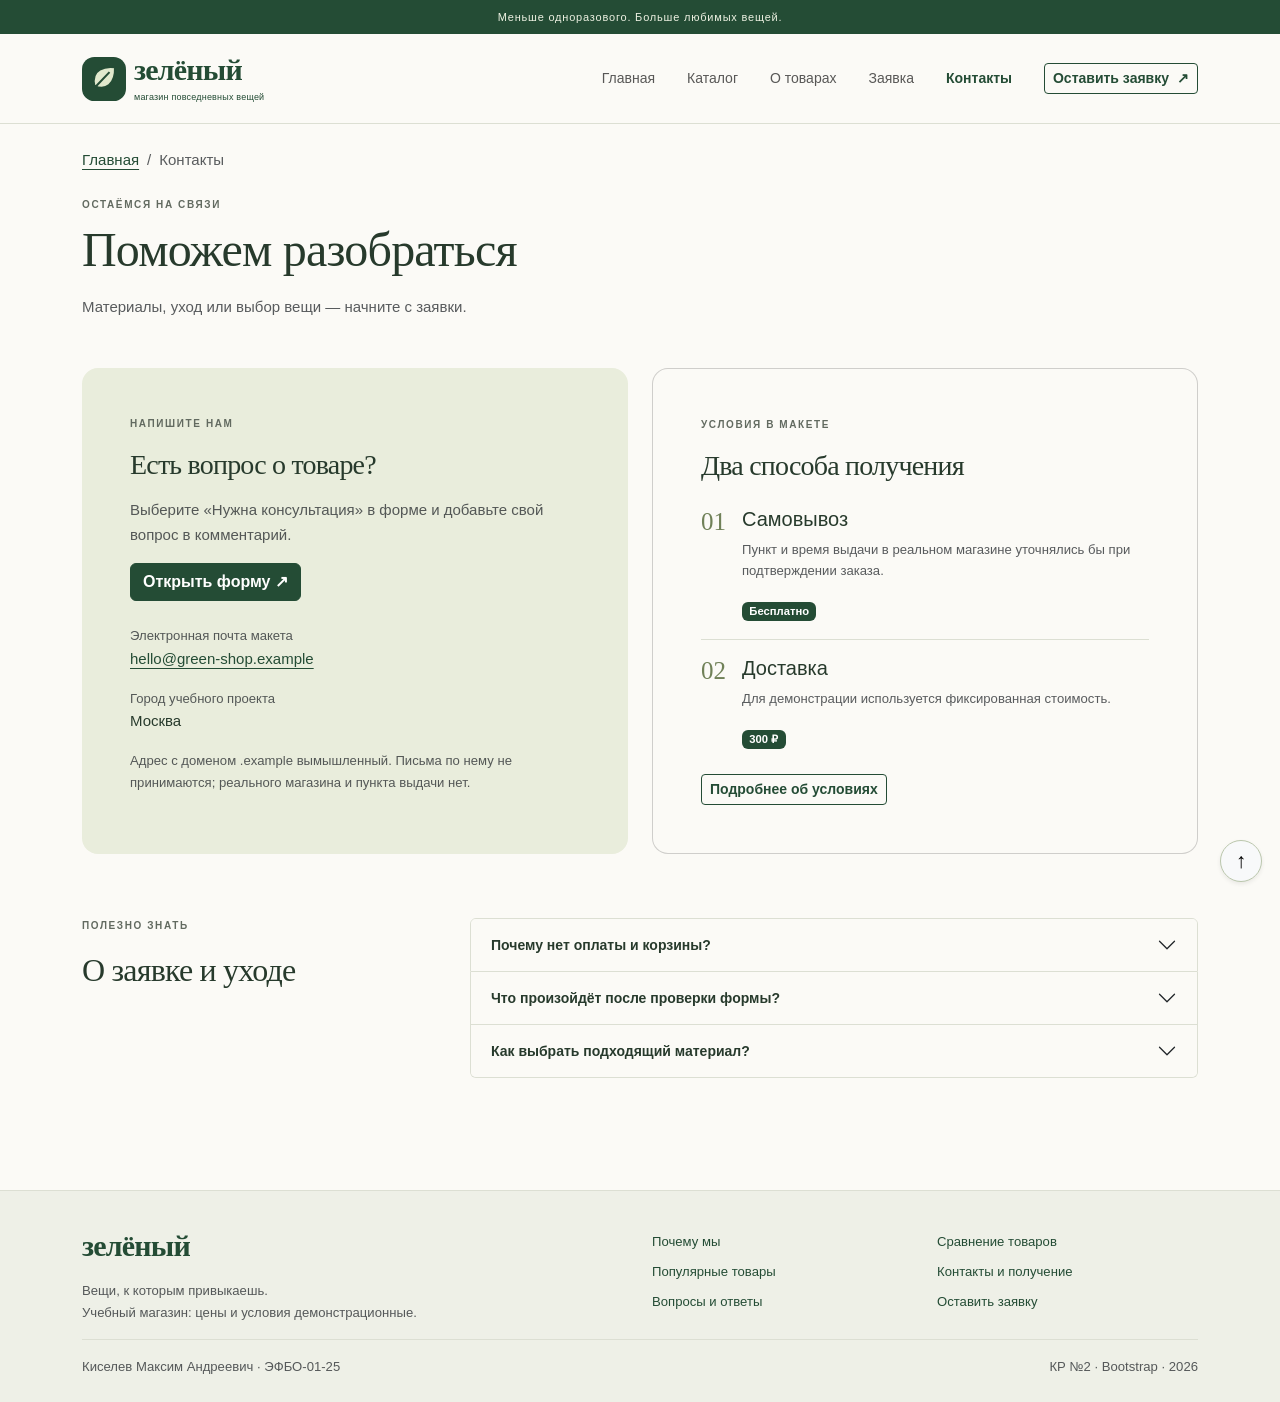
<file: contacts.html>
<!DOCTYPE html>
<html lang="ru">
<head>
  <meta charset="UTF-8">
  <meta name="viewport" content="width=device-width, initial-scale=1.0">
  <meta name="description" content="Контакты учебного магазина, демонстрационные условия получения и ответы на вопросы о заявке.">
  <meta name="theme-color" content="#244c35">
  <title>Контакты и получение — Зелёный магазин</title>
  <link rel="icon" href="images/favicon.svg" type="image/svg+xml">
  <link rel="stylesheet" href="vendor/bootstrap/css/bootstrap.min.css">
  <link rel="stylesheet" href="css/custom.css">
  <script src="vendor/bootstrap/js/bootstrap.bundle.min.js" defer></script>
  <script src="js/main.js" defer></script>
</head>
<body class="d-flex flex-column min-vh-100" id="top">

  <a class="visually-hidden-focusable skip-link" href="#main">Перейти к содержимому</a>
  <div class="announcement text-center py-2">Меньше одноразового. Больше любимых вещей.</div>
  <header class="site-header sticky-top">
    <nav class="navbar navbar-expand-lg py-3" aria-label="Основная навигация">
      <div class="container">
        <a class="navbar-brand brand d-flex align-items-center gap-2" href="index.html" aria-label="Зелёный магазин — главная">
          <img src="images/favicon.svg" alt="" width="44" height="44">
          <span>зелёный<small class="brand__caption d-block">магазин повседневных вещей</small></span>
        </a>
        <button class="navbar-toggler" type="button" data-bs-toggle="collapse" data-bs-target="#main-menu" aria-controls="main-menu" aria-expanded="false" aria-label="Открыть меню">
          <span class="navbar-toggler-icon"></span>
        </button>
        <div class="collapse navbar-collapse" id="main-menu">
          <ul class="navbar-nav ms-lg-auto align-items-lg-center gap-lg-3 py-3 py-lg-0">
          <li class="nav-item"><a class="nav-link" href="index.html">Главная</a></li>
          <li class="nav-item"><a class="nav-link" href="catalog.html">Каталог</a></li>
          <li class="nav-item"><a class="nav-link" href="product.html">О товарах</a></li>
          <li class="nav-item"><a class="nav-link" href="order.html">Заявка</a></li>
          <li class="nav-item"><a class="nav-link active" href="contacts.html" aria-current="page">Контакты</a></li>
          </ul>
          <a class="btn btn-outline-primary btn-sm ms-xl-4 d-none d-xl-inline-flex" href="order.html">Оставить заявку <span class="ms-2" aria-hidden="true">↗</span></a>
        </div>
      </div>
    </nav>
  </header>
  <main class="flex-grow-1" id="main">

    <div class="container pt-4">
      <nav aria-label="Хлебные крошки"><ol class="breadcrumb small mb-4"><li class="breadcrumb-item"><a href="index.html">Главная</a></li><li class="breadcrumb-item active" aria-current="page">Контакты</li></ol></nav>
      <section class="pb-4 pb-lg-5">
        <p class="eyebrow mb-2">Остаёмся на связи</p>
        <h1 class="display-5 mb-3">Поможем разобраться</h1>
        <p class="text-body-secondary mb-0">Материалы, уход или выбор вещи — начните с заявки.</p>
      </section>
    </div>
    <div class="container"><div class="row g-4">
      <section class="col-12 col-lg-6" aria-labelledby="contact-title"><div class="contact-panel rounded-4 p-4 p-lg-5 h-100"><p class="eyebrow">Напишите нам</p><h2 class="h3 mb-3" id="contact-title">Есть вопрос о товаре?</h2><p class="text-body-secondary">Выберите «Нужна консультация» в форме и добавьте свой вопрос в комментарий.</p><a class="btn btn-primary" href="order.html?product=question">Открыть форму ↗</a><address class="mt-4 mb-3"><span class="small text-body-secondary d-block">Электронная почта макета</span><a href="mailto:hello@green-shop.example">hello@green-shop.example</a><span class="small text-body-secondary d-block mt-3">Город учебного проекта</span>Москва</address><p class="small text-body-secondary mb-0">Адрес с доменом .example вымышленный. Письма по нему не принимаются; реального магазина и пункта выдачи нет.</p></div></section>
      <section class="col-12 col-lg-6" aria-labelledby="receiving-title"><div class="card rounded-4 h-100"><div class="card-body p-4 p-lg-5"><p class="eyebrow">Условия в макете</p><h2 class="h3 mb-4" id="receiving-title">Два способа получения</h2><article class="d-flex gap-3 border-bottom pb-3 mb-3"><span class="advantage-number" aria-hidden="true">01</span><div><h3 class="h5">Самовывоз</h3><p class="small text-body-secondary">Пункт и время выдачи в реальном магазине уточнялись бы при подтверждении заказа.</p><span class="badge text-bg-success">Бесплатно</span></div></article><article class="d-flex gap-3"><span class="advantage-number" aria-hidden="true">02</span><div><h3 class="h5">Доставка</h3><p class="small text-body-secondary">Для демонстрации используется фиксированная стоимость.</p><span class="badge text-bg-success">300 ₽</span></div></article><button class="btn btn-outline-primary btn-sm mt-4" type="button" data-bs-toggle="modal" data-bs-target="#delivery-modal">Подробнее об условиях</button></div></div></section>
    </div><section class="section-space" aria-labelledby="contacts-faq-title"><div class="row g-4 g-lg-5"><div class="col-12 col-lg-4"><p class="eyebrow">Полезно знать</p><h2 id="contacts-faq-title">О заявке и уходе</h2></div><div class="col-12 col-lg-8"><div class="accordion" id="contacts-faq">
          <div class="accordion-item">
            <h3 class="accordion-header">
              <button class="accordion-button collapsed" type="button" data-bs-toggle="collapse" data-bs-target="#contacts-faq-1" aria-expanded="false" aria-controls="contacts-faq-1">Почему нет оплаты и корзины?</button>
            </h3>
            <div class="accordion-collapse collapse" id="contacts-faq-1" data-bs-parent="#contacts-faq">
              <div class="accordion-body text-body-secondary">Это контрольная работа по CSS-фреймворкам. Здесь показан путь от каталога к форме. Оплата, корзина и серверная обработка в этот этап не входят.</div>
            </div>
          </div>
          <div class="accordion-item">
            <h3 class="accordion-header">
              <button class="accordion-button collapsed" type="button" data-bs-toggle="collapse" data-bs-target="#contacts-faq-2" aria-expanded="false" aria-controls="contacts-faq-2">Что произойдёт после проверки формы?</button>
            </h3>
            <div class="accordion-collapse collapse" id="contacts-faq-2" data-bs-parent="#contacts-faq">
              <div class="accordion-body text-body-secondary">Откроется окно с выбранным товаром, количеством и способом получения. Данные останутся в полях для изменения, но на сервер не отправятся.</div>
            </div>
          </div>
          <div class="accordion-item">
            <h3 class="accordion-header">
              <button class="accordion-button collapsed" type="button" data-bs-toggle="collapse" data-bs-target="#contacts-faq-3" aria-expanded="false" aria-controls="contacts-faq-3">Как выбрать подходящий материал?</button>
            </h3>
            <div class="accordion-collapse collapse" id="contacts-faq-3" data-bs-parent="#contacts-faq">
              <div class="accordion-body text-body-secondary">Начните со <a href="catalog.html#comparison">сравнения популярных товаров</a>, затем откройте подробное описание и вкладку «Уход».</div>
            </div>
          </div>
        </div></div></div></section></div>
  </main>

  <footer class="site-footer mt-5 py-4" id="contacts">
    <div class="container">
      <div class="row g-4 py-3">
        <div class="col-12 col-md-6">
          <a class="brand text-decoration-none" href="index.html">зелёный</a>
          <p class="small text-body-secondary mt-3 mb-0">Вещи, к которым привыкаешь.<br>Учебный магазин: цены и условия демонстрационные.</p>
        </div>
        <nav class="col-6 col-md-3 d-flex flex-column gap-2 small" aria-label="Разделы главной">
          <a href="index.html#advantages">Почему мы</a>
          <a href="index.html#popular">Популярные товары</a>
          <a href="index.html#faq">Вопросы и ответы</a>
        </nav>
        <nav class="col-6 col-md-3 d-flex flex-column gap-2 small" aria-label="Полезные ссылки">
          <a href="catalog.html#comparison">Сравнение товаров</a>
          <a href="contacts.html">Контакты и получение</a>
          <a href="order.html">Оставить заявку</a>
        </nav>
      </div>
      <div class="border-top pt-3 d-flex flex-column flex-md-row justify-content-between gap-2 small text-body-secondary">
        <span>Киселев Максим Андреевич · ЭФБО-01-25</span>
        <span>КР №2 · Bootstrap · 2026</span>
      </div>
    </div>
  </footer>
  <a class="back-to-top btn btn-light rounded-circle shadow-sm" href="#top" aria-label="Вернуться наверх">↑</a>

  <div class="modal fade" id="delivery-modal" tabindex="-1" aria-labelledby="delivery-modal-title" aria-hidden="true">
    <div class="modal-dialog modal-dialog-centered">
      <div class="modal-content">
        <div class="modal-header">
          <h2 class="modal-title h4" id="delivery-modal-title">Как получить выбранную вещь</h2>
          <button class="btn-close" type="button" data-bs-dismiss="modal" aria-label="Закрыть условия получения"></button>
        </div>
        <div class="modal-body">
          <p>В учебном макете предусмотрены самовывоз без доплаты и доставка за 300 ₽.</p>
          <p class="text-body-secondary mb-0">Способ получения выбирается в заявке. Реальная доставка и оплата не выполняются.</p>
        </div>
        <div class="modal-footer">
          <button class="btn btn-outline-secondary" type="button" data-bs-dismiss="modal">Закрыть</button>
          <a class="btn btn-primary" href="order.html">К заявке</a>
        </div>
      </div>
    </div>
  </div>

</body>
</html>
</file>
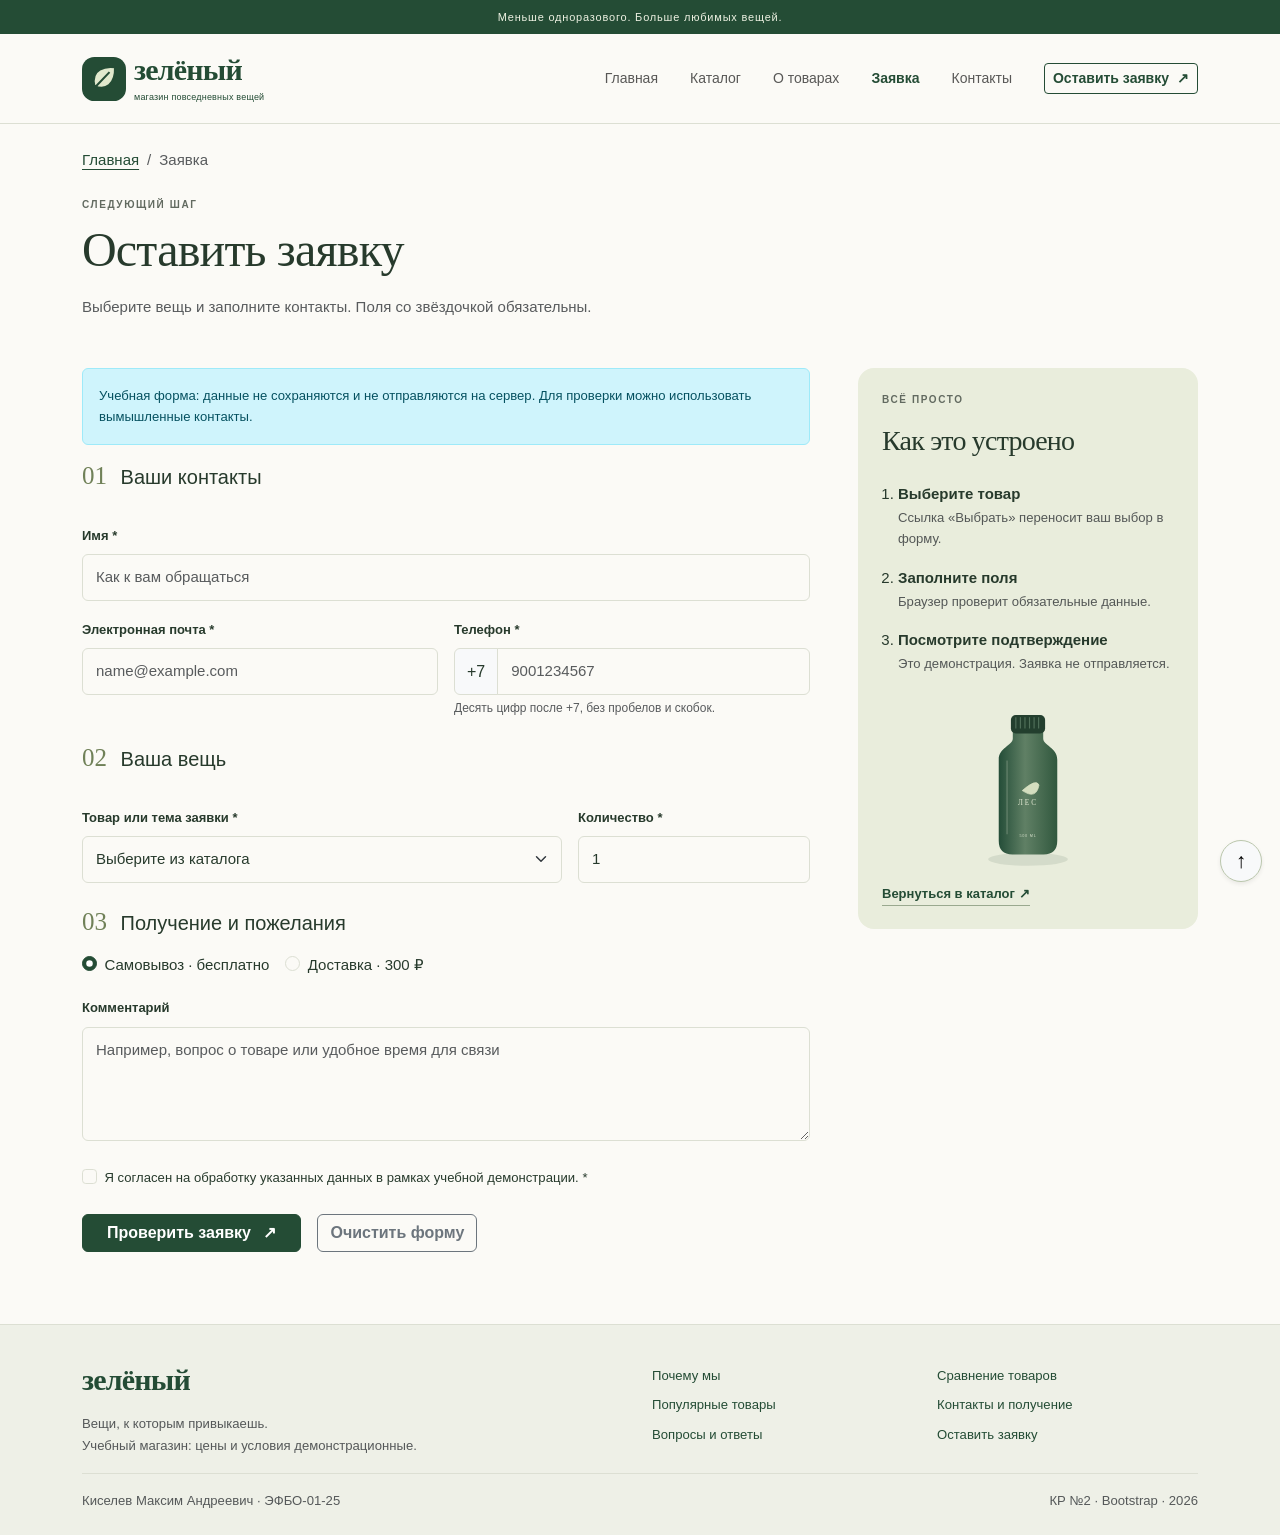
<file: order.html>
<!DOCTYPE html>
<html lang="ru">
<head>
  <meta charset="UTF-8">
  <meta name="viewport" content="width=device-width, initial-scale=1.0">
  <meta name="description" content="Учебная форма: выбранный товар, количество, контакты и способ получения. Проверка полей и подтверждение без отправки на сервер.">
  <meta name="theme-color" content="#244c35">
  <title>Заявка — Зелёный магазин</title>
  <link rel="icon" href="images/favicon.svg" type="image/svg+xml">
  <link rel="stylesheet" href="vendor/bootstrap/css/bootstrap.min.css">
  <link rel="stylesheet" href="css/custom.css">
  <script src="vendor/bootstrap/js/bootstrap.bundle.min.js" defer></script>
  <script src="js/main.js" defer></script>
</head>
<body class="d-flex flex-column min-vh-100" id="top">

  <a class="visually-hidden-focusable skip-link" href="#main">Перейти к содержимому</a>
  <div class="announcement text-center py-2">Меньше одноразового. Больше любимых вещей.</div>
  <header class="site-header sticky-top">
    <nav class="navbar navbar-expand-lg py-3" aria-label="Основная навигация">
      <div class="container">
        <a class="navbar-brand brand d-flex align-items-center gap-2" href="index.html" aria-label="Зелёный магазин — главная">
          <img src="images/favicon.svg" alt="" width="44" height="44">
          <span>зелёный<small class="brand__caption d-block">магазин повседневных вещей</small></span>
        </a>
        <button class="navbar-toggler" type="button" data-bs-toggle="collapse" data-bs-target="#main-menu" aria-controls="main-menu" aria-expanded="false" aria-label="Открыть меню">
          <span class="navbar-toggler-icon"></span>
        </button>
        <div class="collapse navbar-collapse" id="main-menu">
          <ul class="navbar-nav ms-lg-auto align-items-lg-center gap-lg-3 py-3 py-lg-0">
          <li class="nav-item"><a class="nav-link" href="index.html">Главная</a></li>
          <li class="nav-item"><a class="nav-link" href="catalog.html">Каталог</a></li>
          <li class="nav-item"><a class="nav-link" href="product.html">О товарах</a></li>
          <li class="nav-item"><a class="nav-link active" href="order.html" aria-current="page">Заявка</a></li>
          <li class="nav-item"><a class="nav-link" href="contacts.html">Контакты</a></li>
          </ul>
          <a class="btn btn-outline-primary btn-sm ms-xl-4 d-none d-xl-inline-flex" href="order.html">Оставить заявку <span class="ms-2" aria-hidden="true">↗</span></a>
        </div>
      </div>
    </nav>
  </header>
  <main class="flex-grow-1" id="main">

    <div class="container pt-4">
      <nav aria-label="Хлебные крошки"><ol class="breadcrumb small mb-4"><li class="breadcrumb-item"><a href="index.html">Главная</a></li><li class="breadcrumb-item active" aria-current="page">Заявка</li></ol></nav>
      <section class="pb-4 pb-lg-5">
        <p class="eyebrow mb-2">Следующий шаг</p>
        <h1 class="display-5 mb-3">Оставить заявку</h1>
        <p class="text-body-secondary mb-0">Выберите вещь и заполните контакты. Поля со звёздочкой обязательны.</p>
      </section>
    </div>
    <div class="container pb-4"><div class="row g-4 g-lg-5 align-items-start">
      <div class="col-12 col-lg-8">
        <div class="alert alert-info small" id="demo-note" role="alert">Учебная форма: данные не сохраняются и не отправляются на сервер. Для проверки можно использовать вымышленные контакты.</div>
        <form id="order-form" class="order-form" action="#order-form" method="post">
          <fieldset class="mb-4"><legend class="h5 mb-3"><span class="form-step me-2">01</span> Ваши контакты</legend>
            <div class="row g-3">
              <div class="col-12"><label class="form-label" for="order-name">Имя *</label><input class="form-control" id="order-name" name="name" type="text" minlength="2" maxlength="80" autocomplete="given-name" placeholder="Как к вам обращаться" required></div>
              <div class="col-12 col-md-6"><label class="form-label" for="order-email">Электронная почта *</label><input class="form-control" id="order-email" name="email" type="email" maxlength="120" autocomplete="email" placeholder="name@example.com" required></div>
              <div class="col-12 col-md-6"><label class="form-label" for="order-phone">Телефон *</label><div class="input-group"><span class="input-group-text" id="phone-prefix">+7</span><input class="form-control" id="order-phone" name="phone" type="tel" inputmode="tel" autocomplete="tel-national" pattern="[0-9]{10}" minlength="10" maxlength="10" placeholder="9001234567" aria-describedby="phone-prefix phone-hint" required></div><div class="form-text" id="phone-hint">Десять цифр после +7, без пробелов и скобок.</div></div>
            </div>
          </fieldset>
          <fieldset class="mb-4"><legend class="h5 mb-3"><span class="form-step me-2">02</span> Ваша вещь</legend><div class="row g-3">
            <div class="col-12 col-md-8"><label class="form-label" for="order-product">Товар или тема заявки *</label><select class="form-select" id="order-product" name="product" required><option value="">Выберите из каталога</option><option value="bottle">Бутылка «Лес» — 1 200 ₽</option><option value="kit">Зелень на подоконнике — 2 500 ₽</option><option value="bag">Шоппер «Каждый день» — 800 ₽</option><option value="brush">Бамбуковая щётка — 300 ₽</option><option value="covers">Многоразовые бахилы — 500 ₽</option><option value="picnic">Набор для пикника — 3 200 ₽</option><option value="question">Нужна консультация</option></select></div>
            <div class="col-12 col-md-4"><label class="form-label" for="order-quantity">Количество *</label><input class="form-control" id="order-quantity" name="quantity" type="number" min="1" max="10" step="1" value="1" required></div>
          </div></fieldset>
          <fieldset class="mb-4"><legend class="h5 mb-3"><span class="form-step me-2">03</span> Получение и пожелания</legend>
            <div class="d-flex flex-wrap gap-3 mb-3"><div class="form-check"><input class="form-check-input" id="delivery-pickup" name="delivery" value="pickup" type="radio" checked><label class="form-check-label" for="delivery-pickup">Самовывоз · бесплатно</label></div><div class="form-check"><input class="form-check-input" id="delivery-courier" name="delivery" value="courier" type="radio"><label class="form-check-label" for="delivery-courier">Доставка · 300 ₽</label></div></div>
            <label class="form-label" for="order-comment">Комментарий</label><textarea class="form-control" id="order-comment" name="comment" rows="4" maxlength="1000" placeholder="Например, вопрос о товаре или удобное время для связи"></textarea>
          </fieldset>
          <div class="form-check mb-4"><input class="form-check-input" id="order-agreement" name="agreement" type="checkbox" required><label class="form-check-label small" for="order-agreement">Я согласен на обработку указанных данных в рамках учебной демонстрации. *</label></div>
          <div class="d-flex flex-wrap gap-3"><button class="btn btn-primary px-4" type="submit" aria-describedby="demo-note">Проверить заявку <span class="ms-2" aria-hidden="true">↗</span></button><button class="btn btn-outline-secondary" type="reset">Очистить форму</button></div>
          <noscript><p class="alert alert-warning mt-3">Для учебного подтверждения нужен JavaScript. Без него поля можно заполнить, но отправлять форму не следует: обработчик сервера не подключён.</p></noscript>
        </form>
      </div>
      <aside class="col-12 col-lg-4" aria-labelledby="steps-title"><div class="order-guide rounded-4 p-4"><p class="eyebrow">Всё просто</p><h2 class="h3" id="steps-title">Как это устроено</h2><ol class="ps-3 mt-4"><li class="mb-3"><strong>Выберите товар</strong><p class="small text-body-secondary mb-0">Ссылка «Выбрать» переносит ваш выбор в форму.</p></li><li class="mb-3"><strong>Заполните поля</strong><p class="small text-body-secondary mb-0">Браузер проверит обязательные данные.</p></li><li><strong>Посмотрите подтверждение</strong><p class="small text-body-secondary mb-0">Это демонстрация. Заявка не отправляется.</p></li></ol><img class="order-guide__image" src="images/bottle.svg" alt="Зелёная бутылка «Лес»" width="600" height="500"><a class="text-link small" href="catalog.html">Вернуться в каталог ↗</a></div></aside>
    </div></div>
  </main>

  <footer class="site-footer mt-5 py-4" id="contacts">
    <div class="container">
      <div class="row g-4 py-3">
        <div class="col-12 col-md-6">
          <a class="brand text-decoration-none" href="index.html">зелёный</a>
          <p class="small text-body-secondary mt-3 mb-0">Вещи, к которым привыкаешь.<br>Учебный магазин: цены и условия демонстрационные.</p>
        </div>
        <nav class="col-6 col-md-3 d-flex flex-column gap-2 small" aria-label="Разделы главной">
          <a href="index.html#advantages">Почему мы</a>
          <a href="index.html#popular">Популярные товары</a>
          <a href="index.html#faq">Вопросы и ответы</a>
        </nav>
        <nav class="col-6 col-md-3 d-flex flex-column gap-2 small" aria-label="Полезные ссылки">
          <a href="catalog.html#comparison">Сравнение товаров</a>
          <a href="contacts.html">Контакты и получение</a>
          <a href="order.html">Оставить заявку</a>
        </nav>
      </div>
      <div class="border-top pt-3 d-flex flex-column flex-md-row justify-content-between gap-2 small text-body-secondary">
        <span>Киселев Максим Андреевич · ЭФБО-01-25</span>
        <span>КР №2 · Bootstrap · 2026</span>
      </div>
    </div>
  </footer>
  <a class="back-to-top btn btn-light rounded-circle shadow-sm" href="#top" aria-label="Вернуться наверх">↑</a>

  <div class="modal fade" id="delivery-modal" tabindex="-1" aria-labelledby="delivery-modal-title" aria-hidden="true">
    <div class="modal-dialog modal-dialog-centered">
      <div class="modal-content">
        <div class="modal-header">
          <h2 class="modal-title h4" id="delivery-modal-title">Как получить выбранную вещь</h2>
          <button class="btn-close" type="button" data-bs-dismiss="modal" aria-label="Закрыть условия получения"></button>
        </div>
        <div class="modal-body">
          <p>В учебном макете предусмотрены самовывоз без доплаты и доставка за 300 ₽.</p>
          <p class="text-body-secondary mb-0">Способ получения выбирается в заявке. Реальная доставка и оплата не выполняются.</p>
        </div>
        <div class="modal-footer">
          <button class="btn btn-outline-secondary" type="button" data-bs-dismiss="modal">Закрыть</button>
          <a class="btn btn-primary" href="order.html">К заявке</a>
        </div>
      </div>
    </div>
  </div>

  <div class="modal fade" id="success-modal" tabindex="-1" aria-labelledby="success-title" aria-describedby="success-description" aria-hidden="true">
    <div class="modal-dialog modal-dialog-centered"><div class="modal-content">
      <div class="modal-header"><h2 class="modal-title h4" id="success-title">Проверка пройдена</h2><button class="btn-close" type="button" data-bs-dismiss="modal" aria-label="Закрыть подтверждение"></button></div>
      <div class="modal-body">
        <div class="alert alert-success" role="alert">Обязательные поля заполнены корректно.</div>
        <p class="fw-semibold" id="order-summary-text"></p>
        <p class="text-body-secondary mb-0" id="success-description">Это учебное подтверждение: данные не отправлены и не сохранены, настоящий заказ не создан. Закройте окно, чтобы изменить заполненные поля.</p>
      </div>
      <div class="modal-footer"><button class="btn btn-outline-primary" type="button" data-bs-dismiss="modal">Изменить данные</button><a class="btn btn-primary" href="catalog.html">Вернуться в каталог</a></div>
    </div></div>
  </div>
</body>
</html>
</file>
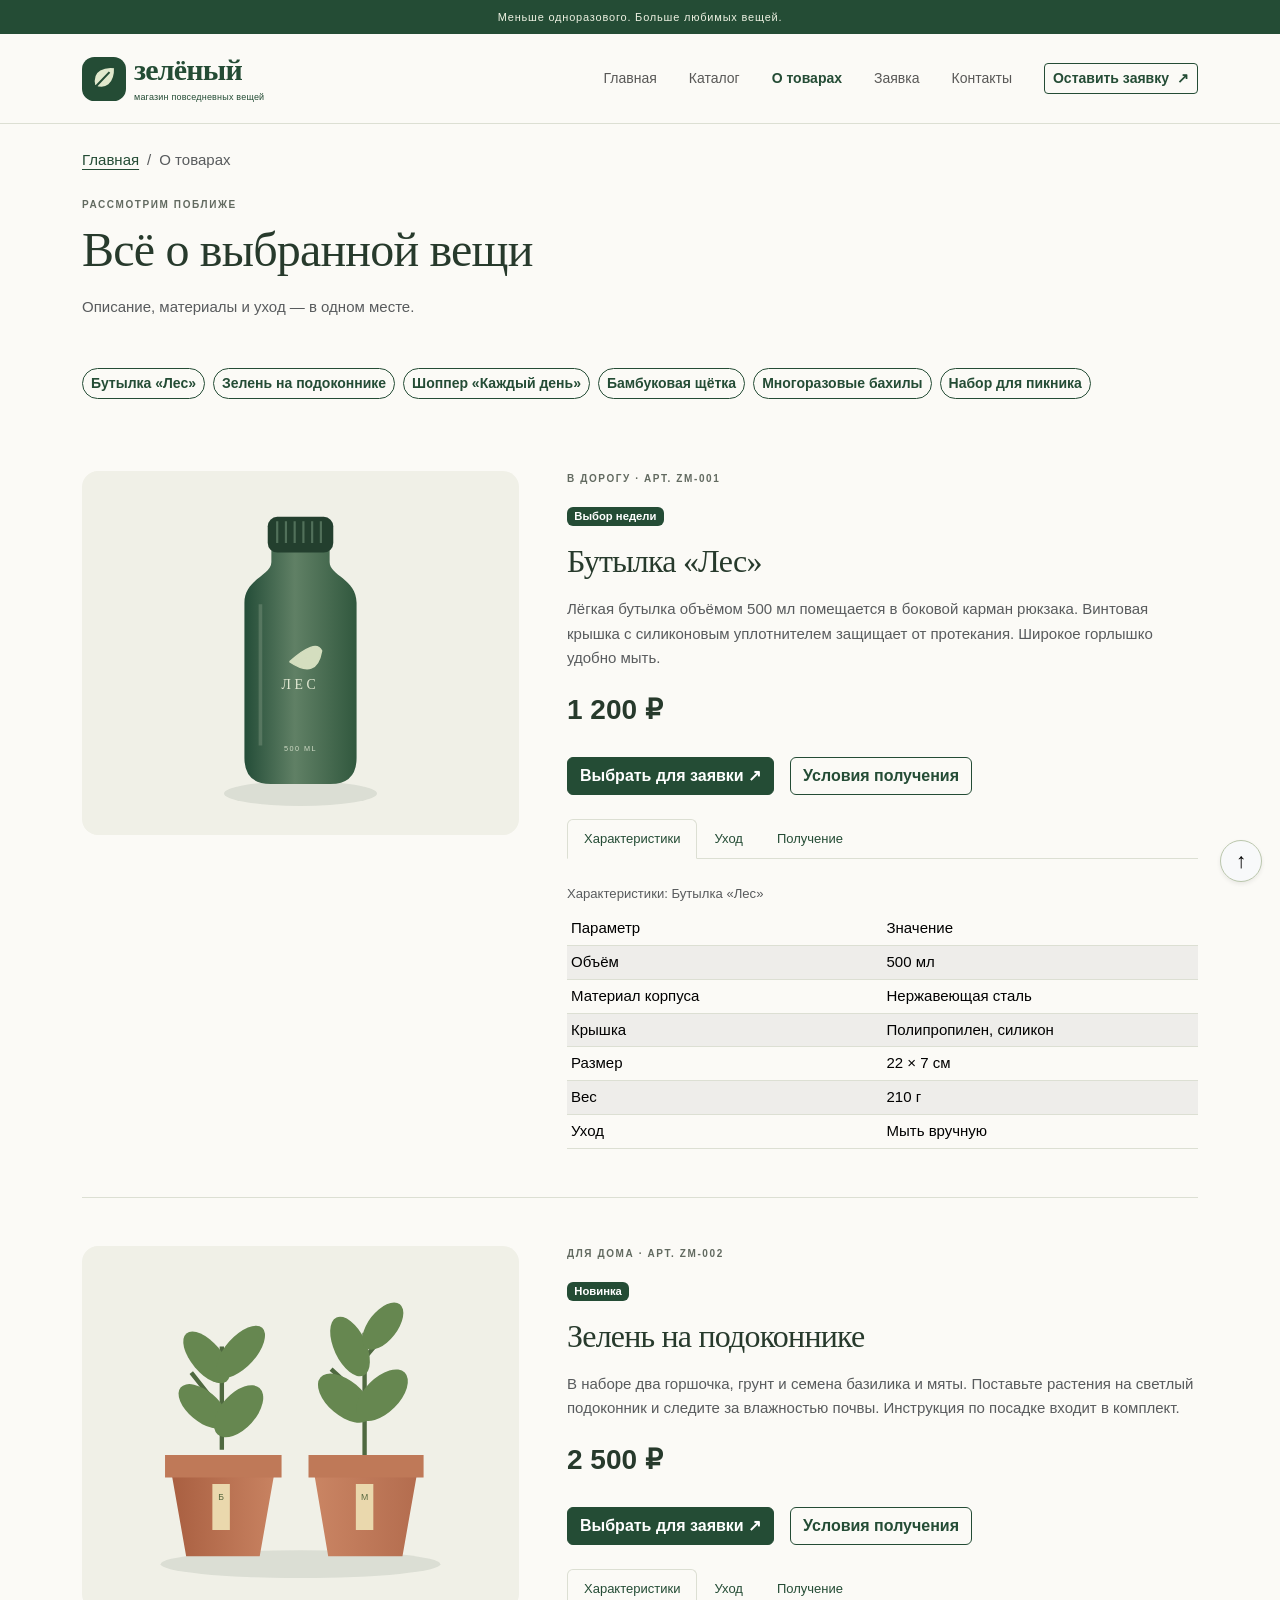
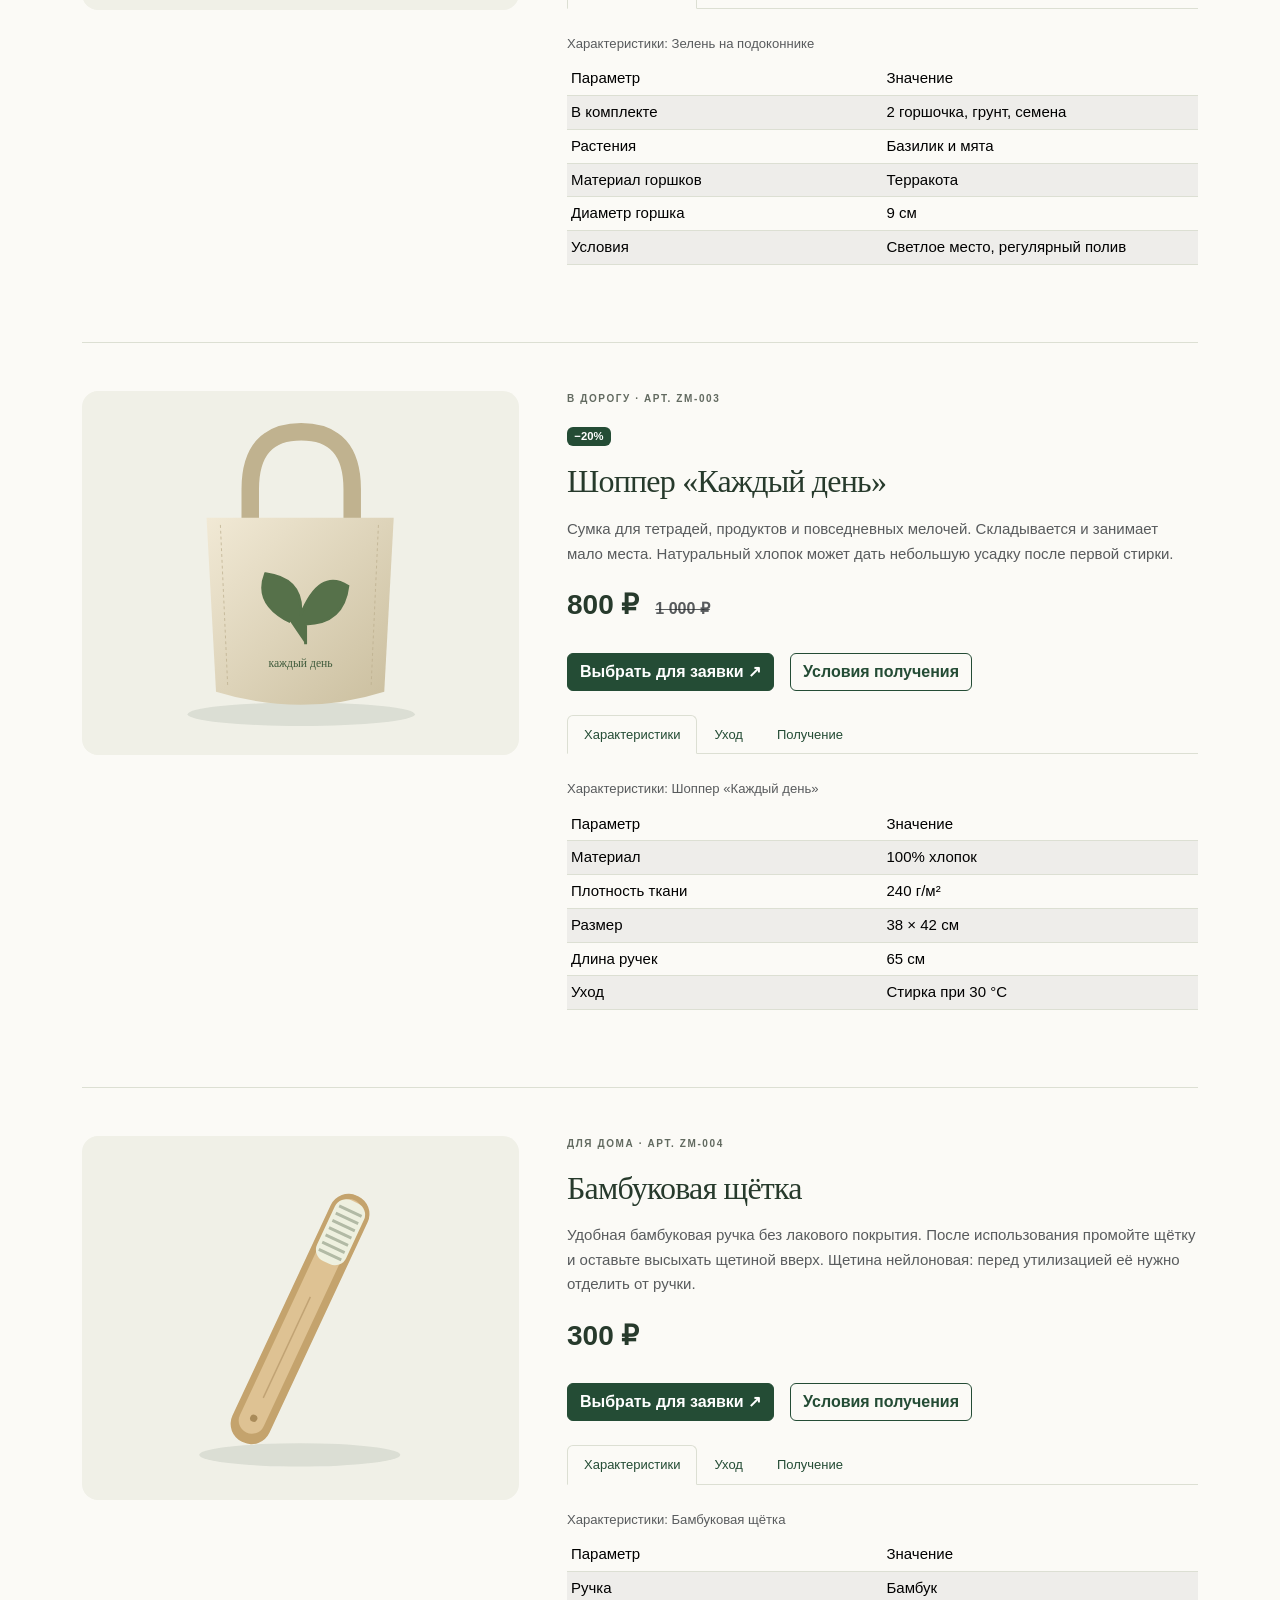
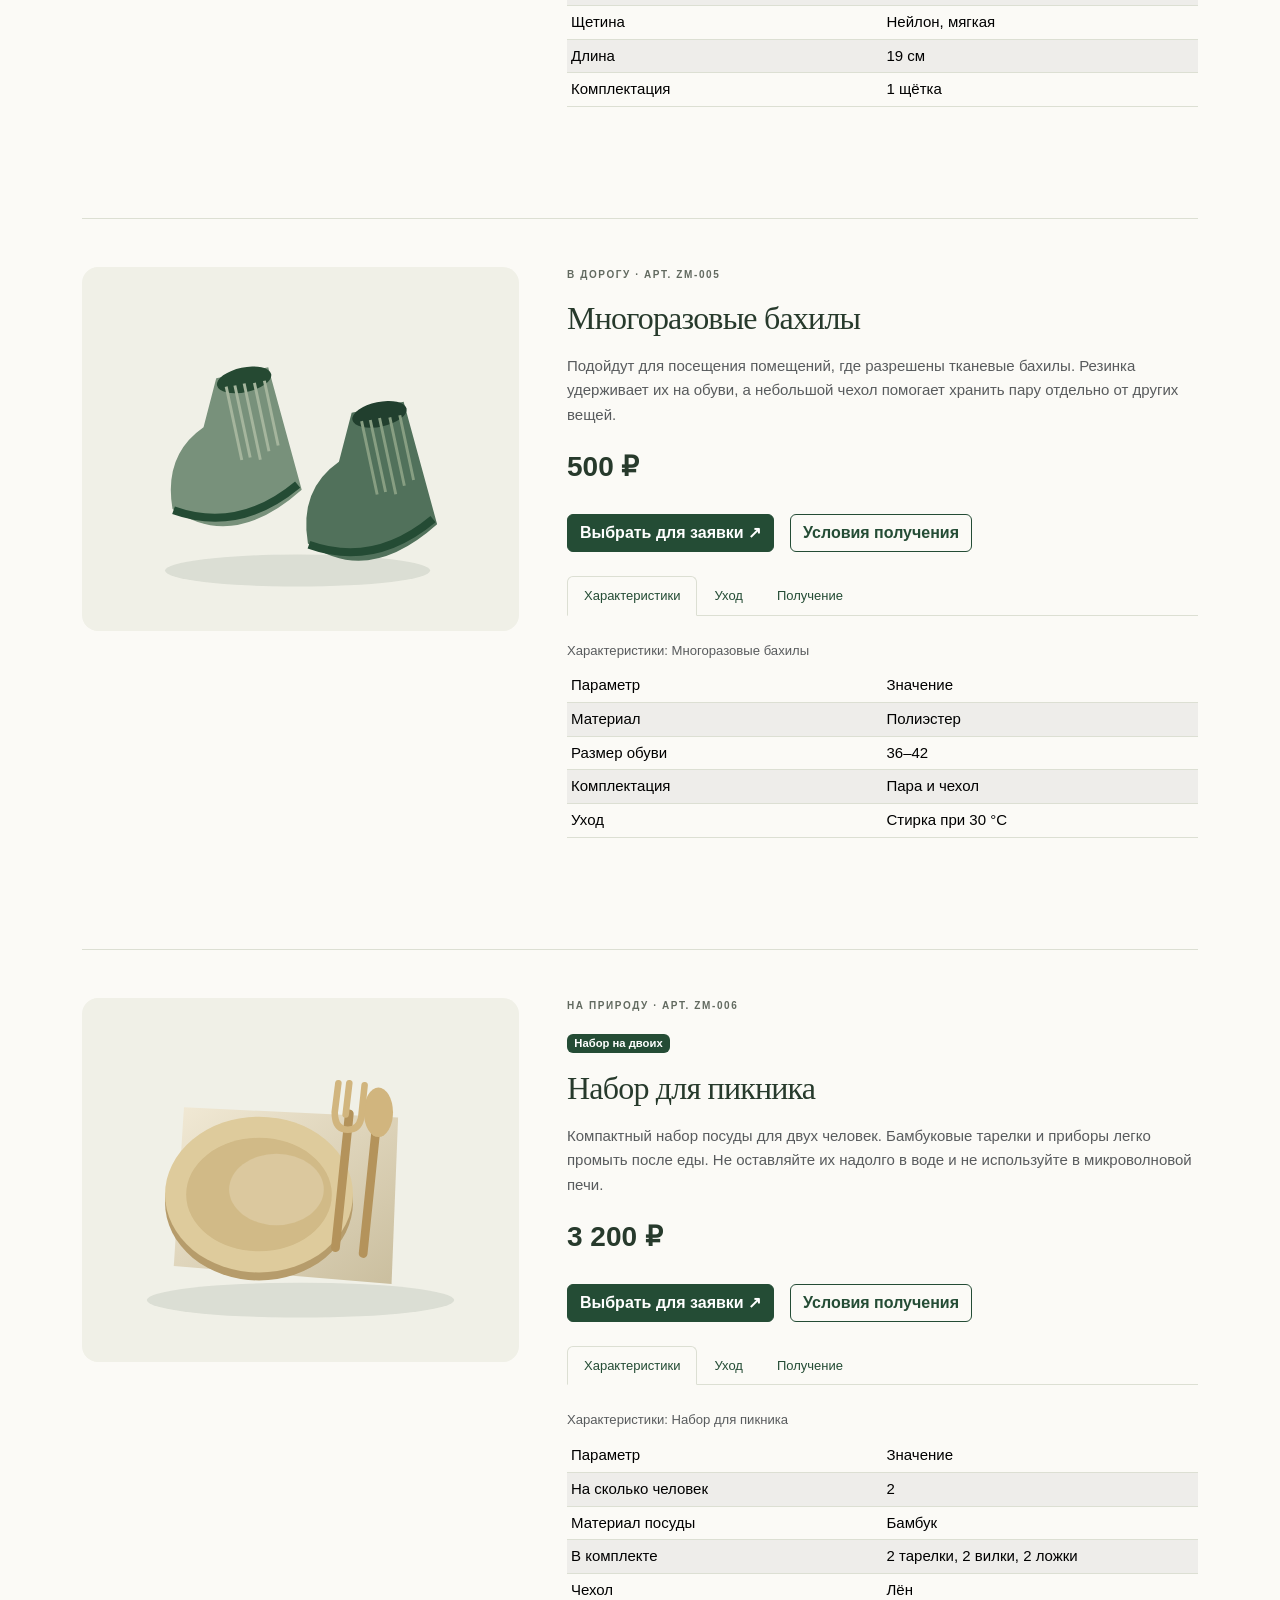
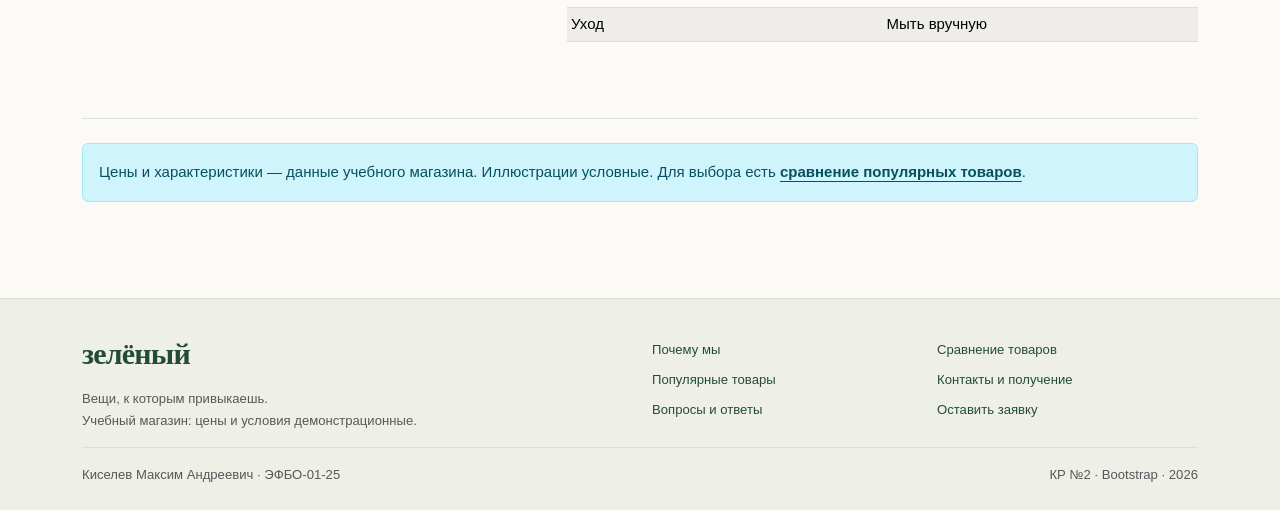
<file: product.html>
<!DOCTYPE html>
<html lang="ru">
<head>
  <meta charset="UTF-8">
  <meta name="viewport" content="width=device-width, initial-scale=1.0">
  <meta name="description" content="Состав, размеры и уход за шестью товарами. Вкладки характеристик, условий получения и переход к заявке.">
  <meta name="theme-color" content="#244c35">
  <title>Описания и характеристики — Зелёный магазин</title>
  <link rel="icon" href="images/favicon.svg" type="image/svg+xml">
  <link rel="stylesheet" href="vendor/bootstrap/css/bootstrap.min.css">
  <link rel="stylesheet" href="css/custom.css">
  <script src="vendor/bootstrap/js/bootstrap.bundle.min.js" defer></script>
  <script src="js/main.js" defer></script>
</head>
<body class="d-flex flex-column min-vh-100" id="top">

  <a class="visually-hidden-focusable skip-link" href="#main">Перейти к содержимому</a>
  <div class="announcement text-center py-2">Меньше одноразового. Больше любимых вещей.</div>
  <header class="site-header sticky-top">
    <nav class="navbar navbar-expand-lg py-3" aria-label="Основная навигация">
      <div class="container">
        <a class="navbar-brand brand d-flex align-items-center gap-2" href="index.html" aria-label="Зелёный магазин — главная">
          <img src="images/favicon.svg" alt="" width="44" height="44">
          <span>зелёный<small class="brand__caption d-block">магазин повседневных вещей</small></span>
        </a>
        <button class="navbar-toggler" type="button" data-bs-toggle="collapse" data-bs-target="#main-menu" aria-controls="main-menu" aria-expanded="false" aria-label="Открыть меню">
          <span class="navbar-toggler-icon"></span>
        </button>
        <div class="collapse navbar-collapse" id="main-menu">
          <ul class="navbar-nav ms-lg-auto align-items-lg-center gap-lg-3 py-3 py-lg-0">
          <li class="nav-item"><a class="nav-link" href="index.html">Главная</a></li>
          <li class="nav-item"><a class="nav-link" href="catalog.html">Каталог</a></li>
          <li class="nav-item"><a class="nav-link active" href="product.html" aria-current="page">О товарах</a></li>
          <li class="nav-item"><a class="nav-link" href="order.html">Заявка</a></li>
          <li class="nav-item"><a class="nav-link" href="contacts.html">Контакты</a></li>
          </ul>
          <a class="btn btn-outline-primary btn-sm ms-xl-4 d-none d-xl-inline-flex" href="order.html">Оставить заявку <span class="ms-2" aria-hidden="true">↗</span></a>
        </div>
      </div>
    </nav>
  </header>
  <main class="flex-grow-1" id="main">

    <div class="container pt-4">
      <nav aria-label="Хлебные крошки"><ol class="breadcrumb small mb-4"><li class="breadcrumb-item"><a href="index.html">Главная</a></li><li class="breadcrumb-item active" aria-current="page">О товарах</li></ol></nav>
      <section class="pb-4 pb-lg-5">
        <p class="eyebrow mb-2">Рассмотрим поближе</p>
        <h1 class="display-5 mb-3">Всё о выбранной вещи</h1>
        <p class="text-body-secondary mb-0">Описание, материалы и уход — в одном месте.</p>
      </section>
    </div>
    <div class="container">
      <nav class="d-flex flex-wrap gap-2 pb-4" aria-label="Перейти к описанию товара"><a class="btn btn-outline-primary btn-sm rounded-pill" href="#bottle">Бутылка «Лес»</a><a class="btn btn-outline-primary btn-sm rounded-pill" href="#kit">Зелень на подоконнике</a><a class="btn btn-outline-primary btn-sm rounded-pill" href="#bag">Шоппер «Каждый день»</a><a class="btn btn-outline-primary btn-sm rounded-pill" href="#brush">Бамбуковая щётка</a><a class="btn btn-outline-primary btn-sm rounded-pill" href="#covers">Многоразовые бахилы</a><a class="btn btn-outline-primary btn-sm rounded-pill" href="#picnic">Набор для пикника</a></nav>

      <article class="product-detail py-4 py-lg-5 border-bottom" id="bottle" aria-labelledby="title-bottle">
        <div class="row g-4 g-lg-5">
          <div class="col-12 col-lg-5"><div class="product-detail__visual rounded-4"><img src="images/bottle.svg" class="img-fluid w-100" alt="Бутылка «Лес»: иллюстрация товара" width="600" height="500"></div></div>
          <div class="col-12 col-lg-7">
            <p class="eyebrow mb-3">В дорогу · арт. ZM-001</p><span class="badge text-bg-success mb-3">Выбор недели</span>
            <h2 class="mb-3" id="title-bottle">Бутылка «Лес»</h2>
            <p class="text-body-secondary">Лёгкая бутылка объёмом 500 мл помещается в боковой карман рюкзака. Винтовая крышка с силиконовым уплотнителем защищает от протекания. Широкое горлышко удобно мыть.</p><p class="fs-3 fw-semibold mb-4">1 200 ₽ </p>
            <div class="d-flex flex-wrap gap-3 mb-4"><a class="btn btn-primary" href="order.html?product=bottle">Выбрать для заявки ↗</a><button class="btn btn-outline-primary" type="button" data-bs-toggle="modal" data-bs-target="#delivery-modal">Условия получения</button></div>
            <ul class="nav nav-tabs" id="bottle-tabs" role="tablist" aria-label="Сведения: Бутылка «Лес»"><li class="nav-item" role="presentation"><button class="nav-link active" id="bottle-specs-tab" type="button" role="tab" data-bs-toggle="tab" data-bs-target="#bottle-specs" aria-controls="bottle-specs" aria-selected="true" tabindex="0">Характеристики</button></li><li class="nav-item" role="presentation"><button class="nav-link" id="bottle-care-tab" type="button" role="tab" data-bs-toggle="tab" data-bs-target="#bottle-care" aria-controls="bottle-care" aria-selected="false" tabindex="-1">Уход</button></li><li class="nav-item" role="presentation"><button class="nav-link" id="bottle-receiving-tab" type="button" role="tab" data-bs-toggle="tab" data-bs-target="#bottle-receiving" aria-controls="bottle-receiving" aria-selected="false" tabindex="-1">Получение</button></li></ul>
            <div class="tab-content pt-3">
              <div class="tab-pane fade show active" id="bottle-specs" role="tabpanel" aria-labelledby="bottle-specs-tab" tabindex="0"><div class="table-responsive"><table class="table table-striped table-sm align-middle mb-0"><caption class="caption-top small">Характеристики: Бутылка «Лес»</caption><thead><tr><th scope="col">Параметр</th><th scope="col">Значение</th></tr></thead><tbody><tr><th scope="row">Объём</th><td>500 мл</td></tr><tr><th scope="row">Материал корпуса</th><td>Нержавеющая сталь</td></tr><tr><th scope="row">Крышка</th><td>Полипропилен, силикон</td></tr><tr><th scope="row">Размер</th><td>22 × 7 см</td></tr><tr><th scope="row">Вес</th><td>210 г</td></tr><tr><th scope="row">Уход</th><td>Мыть вручную</td></tr></tbody></table></div></div>
              <div class="tab-pane fade" id="bottle-care" role="tabpanel" aria-labelledby="bottle-care-tab" tabindex="0"><h3 class="h5">Чтобы вещь прослужила дольше</h3><p class="text-body-secondary mb-0">Мойте вручную тёплой водой. После мытья оставляйте открытой до полного высыхания.</p></div>
              <div class="tab-pane fade" id="bottle-receiving" role="tabpanel" aria-labelledby="bottle-receiving-tab" tabindex="0"><h3 class="h5">Выберите удобный вариант</h3><p>Самовывоз — без доплаты. Доставка в учебном макете — 300 ₽.</p><p class="small text-body-secondary mb-0">Способ можно выбрать в заявке. Оплата и реальная доставка не предусмотрены.</p></div>
            </div>
          </div>
        </div>
      </article>
      <article class="product-detail py-4 py-lg-5 border-bottom" id="kit" aria-labelledby="title-kit">
        <div class="row g-4 g-lg-5">
          <div class="col-12 col-lg-5"><div class="product-detail__visual rounded-4"><img src="images/kit.svg" class="img-fluid w-100" alt="Зелень на подоконнике: иллюстрация товара" width="600" height="500" loading="lazy"></div></div>
          <div class="col-12 col-lg-7">
            <p class="eyebrow mb-3">Для дома · арт. ZM-002</p><span class="badge text-bg-success mb-3">Новинка</span>
            <h2 class="mb-3" id="title-kit">Зелень на подоконнике</h2>
            <p class="text-body-secondary">В наборе два горшочка, грунт и семена базилика и мяты. Поставьте растения на светлый подоконник и следите за влажностью почвы. Инструкция по посадке входит в комплект.</p><p class="fs-3 fw-semibold mb-4">2 500 ₽ </p>
            <div class="d-flex flex-wrap gap-3 mb-4"><a class="btn btn-primary" href="order.html?product=kit">Выбрать для заявки ↗</a><button class="btn btn-outline-primary" type="button" data-bs-toggle="modal" data-bs-target="#delivery-modal">Условия получения</button></div>
            <ul class="nav nav-tabs" id="kit-tabs" role="tablist" aria-label="Сведения: Зелень на подоконнике"><li class="nav-item" role="presentation"><button class="nav-link active" id="kit-specs-tab" type="button" role="tab" data-bs-toggle="tab" data-bs-target="#kit-specs" aria-controls="kit-specs" aria-selected="true" tabindex="0">Характеристики</button></li><li class="nav-item" role="presentation"><button class="nav-link" id="kit-care-tab" type="button" role="tab" data-bs-toggle="tab" data-bs-target="#kit-care" aria-controls="kit-care" aria-selected="false" tabindex="-1">Уход</button></li><li class="nav-item" role="presentation"><button class="nav-link" id="kit-receiving-tab" type="button" role="tab" data-bs-toggle="tab" data-bs-target="#kit-receiving" aria-controls="kit-receiving" aria-selected="false" tabindex="-1">Получение</button></li></ul>
            <div class="tab-content pt-3">
              <div class="tab-pane fade show active" id="kit-specs" role="tabpanel" aria-labelledby="kit-specs-tab" tabindex="0"><div class="table-responsive"><table class="table table-striped table-sm align-middle mb-0"><caption class="caption-top small">Характеристики: Зелень на подоконнике</caption><thead><tr><th scope="col">Параметр</th><th scope="col">Значение</th></tr></thead><tbody><tr><th scope="row">В комплекте</th><td>2 горшочка, грунт, семена</td></tr><tr><th scope="row">Растения</th><td>Базилик и мята</td></tr><tr><th scope="row">Материал горшков</th><td>Терракота</td></tr><tr><th scope="row">Диаметр горшка</th><td>9 см</td></tr><tr><th scope="row">Условия</th><td>Светлое место, регулярный полив</td></tr></tbody></table></div></div>
              <div class="tab-pane fade" id="kit-care" role="tabpanel" aria-labelledby="kit-care-tab" tabindex="0"><h3 class="h5">Чтобы вещь прослужила дольше</h3><p class="text-body-secondary mb-0">Поставьте на светлый подоконник. Поливайте по мере подсыхания почвы, избегая застоя воды.</p></div>
              <div class="tab-pane fade" id="kit-receiving" role="tabpanel" aria-labelledby="kit-receiving-tab" tabindex="0"><h3 class="h5">Выберите удобный вариант</h3><p>Самовывоз — без доплаты. Доставка в учебном макете — 300 ₽.</p><p class="small text-body-secondary mb-0">Способ можно выбрать в заявке. Оплата и реальная доставка не предусмотрены.</p></div>
            </div>
          </div>
        </div>
      </article>
      <article class="product-detail py-4 py-lg-5 border-bottom" id="bag" aria-labelledby="title-bag">
        <div class="row g-4 g-lg-5">
          <div class="col-12 col-lg-5"><div class="product-detail__visual rounded-4"><img src="images/bag.svg" class="img-fluid w-100" alt="Шоппер «Каждый день»: иллюстрация товара" width="600" height="500" loading="lazy"></div></div>
          <div class="col-12 col-lg-7">
            <p class="eyebrow mb-3">В дорогу · арт. ZM-003</p><span class="badge text-bg-success mb-3">−20%</span>
            <h2 class="mb-3" id="title-bag">Шоппер «Каждый день»</h2>
            <p class="text-body-secondary">Сумка для тетрадей, продуктов и повседневных мелочей. Складывается и занимает мало места. Натуральный хлопок может дать небольшую усадку после первой стирки.</p><p class="fs-3 fw-semibold mb-4">800 ₽ <del class="fs-6 text-body-secondary ms-2">1 000 ₽</del></p>
            <div class="d-flex flex-wrap gap-3 mb-4"><a class="btn btn-primary" href="order.html?product=bag">Выбрать для заявки ↗</a><button class="btn btn-outline-primary" type="button" data-bs-toggle="modal" data-bs-target="#delivery-modal">Условия получения</button></div>
            <ul class="nav nav-tabs" id="bag-tabs" role="tablist" aria-label="Сведения: Шоппер «Каждый день»"><li class="nav-item" role="presentation"><button class="nav-link active" id="bag-specs-tab" type="button" role="tab" data-bs-toggle="tab" data-bs-target="#bag-specs" aria-controls="bag-specs" aria-selected="true" tabindex="0">Характеристики</button></li><li class="nav-item" role="presentation"><button class="nav-link" id="bag-care-tab" type="button" role="tab" data-bs-toggle="tab" data-bs-target="#bag-care" aria-controls="bag-care" aria-selected="false" tabindex="-1">Уход</button></li><li class="nav-item" role="presentation"><button class="nav-link" id="bag-receiving-tab" type="button" role="tab" data-bs-toggle="tab" data-bs-target="#bag-receiving" aria-controls="bag-receiving" aria-selected="false" tabindex="-1">Получение</button></li></ul>
            <div class="tab-content pt-3">
              <div class="tab-pane fade show active" id="bag-specs" role="tabpanel" aria-labelledby="bag-specs-tab" tabindex="0"><div class="table-responsive"><table class="table table-striped table-sm align-middle mb-0"><caption class="caption-top small">Характеристики: Шоппер «Каждый день»</caption><thead><tr><th scope="col">Параметр</th><th scope="col">Значение</th></tr></thead><tbody><tr><th scope="row">Материал</th><td>100% хлопок</td></tr><tr><th scope="row">Плотность ткани</th><td>240 г/м²</td></tr><tr><th scope="row">Размер</th><td>38 × 42 см</td></tr><tr><th scope="row">Длина ручек</th><td>65 см</td></tr><tr><th scope="row">Уход</th><td>Стирка при 30 °C</td></tr></tbody></table></div></div>
              <div class="tab-pane fade" id="bag-care" role="tabpanel" aria-labelledby="bag-care-tab" tabindex="0"><h3 class="h5">Чтобы вещь прослужила дольше</h3><p class="text-body-secondary mb-0">Стирайте при 30 °C и сушите естественным способом. Натуральный хлопок может немного сесть после первой стирки.</p></div>
              <div class="tab-pane fade" id="bag-receiving" role="tabpanel" aria-labelledby="bag-receiving-tab" tabindex="0"><h3 class="h5">Выберите удобный вариант</h3><p>Самовывоз — без доплаты. Доставка в учебном макете — 300 ₽.</p><p class="small text-body-secondary mb-0">Способ можно выбрать в заявке. Оплата и реальная доставка не предусмотрены.</p></div>
            </div>
          </div>
        </div>
      </article>
      <article class="product-detail py-4 py-lg-5 border-bottom" id="brush" aria-labelledby="title-brush">
        <div class="row g-4 g-lg-5">
          <div class="col-12 col-lg-5"><div class="product-detail__visual rounded-4"><img src="images/brush.svg" class="img-fluid w-100" alt="Бамбуковая щётка: иллюстрация товара" width="600" height="500" loading="lazy"></div></div>
          <div class="col-12 col-lg-7">
            <p class="eyebrow mb-3">Для дома · арт. ZM-004</p>
            <h2 class="mb-3" id="title-brush">Бамбуковая щётка</h2>
            <p class="text-body-secondary">Удобная бамбуковая ручка без лакового покрытия. После использования промойте щётку и оставьте высыхать щетиной вверх. Щетина нейлоновая: перед утилизацией её нужно отделить от ручки.</p><p class="fs-3 fw-semibold mb-4">300 ₽ </p>
            <div class="d-flex flex-wrap gap-3 mb-4"><a class="btn btn-primary" href="order.html?product=brush">Выбрать для заявки ↗</a><button class="btn btn-outline-primary" type="button" data-bs-toggle="modal" data-bs-target="#delivery-modal">Условия получения</button></div>
            <ul class="nav nav-tabs" id="brush-tabs" role="tablist" aria-label="Сведения: Бамбуковая щётка"><li class="nav-item" role="presentation"><button class="nav-link active" id="brush-specs-tab" type="button" role="tab" data-bs-toggle="tab" data-bs-target="#brush-specs" aria-controls="brush-specs" aria-selected="true" tabindex="0">Характеристики</button></li><li class="nav-item" role="presentation"><button class="nav-link" id="brush-care-tab" type="button" role="tab" data-bs-toggle="tab" data-bs-target="#brush-care" aria-controls="brush-care" aria-selected="false" tabindex="-1">Уход</button></li><li class="nav-item" role="presentation"><button class="nav-link" id="brush-receiving-tab" type="button" role="tab" data-bs-toggle="tab" data-bs-target="#brush-receiving" aria-controls="brush-receiving" aria-selected="false" tabindex="-1">Получение</button></li></ul>
            <div class="tab-content pt-3">
              <div class="tab-pane fade show active" id="brush-specs" role="tabpanel" aria-labelledby="brush-specs-tab" tabindex="0"><div class="table-responsive"><table class="table table-striped table-sm align-middle mb-0"><caption class="caption-top small">Характеристики: Бамбуковая щётка</caption><thead><tr><th scope="col">Параметр</th><th scope="col">Значение</th></tr></thead><tbody><tr><th scope="row">Ручка</th><td>Бамбук</td></tr><tr><th scope="row">Щетина</th><td>Нейлон, мягкая</td></tr><tr><th scope="row">Длина</th><td>19 см</td></tr><tr><th scope="row">Комплектация</th><td>1 щётка</td></tr></tbody></table></div></div>
              <div class="tab-pane fade" id="brush-care" role="tabpanel" aria-labelledby="brush-care-tab" tabindex="0"><h3 class="h5">Чтобы вещь прослужила дольше</h3><p class="text-body-secondary mb-0">После использования промойте и оставьте щетиной вверх. Не замачивайте бамбуковую ручку.</p></div>
              <div class="tab-pane fade" id="brush-receiving" role="tabpanel" aria-labelledby="brush-receiving-tab" tabindex="0"><h3 class="h5">Выберите удобный вариант</h3><p>Самовывоз — без доплаты. Доставка в учебном макете — 300 ₽.</p><p class="small text-body-secondary mb-0">Способ можно выбрать в заявке. Оплата и реальная доставка не предусмотрены.</p></div>
            </div>
          </div>
        </div>
      </article>
      <article class="product-detail py-4 py-lg-5 border-bottom" id="covers" aria-labelledby="title-covers">
        <div class="row g-4 g-lg-5">
          <div class="col-12 col-lg-5"><div class="product-detail__visual rounded-4"><img src="images/covers.svg" class="img-fluid w-100" alt="Многоразовые бахилы: иллюстрация товара" width="600" height="500" loading="lazy"></div></div>
          <div class="col-12 col-lg-7">
            <p class="eyebrow mb-3">В дорогу · арт. ZM-005</p>
            <h2 class="mb-3" id="title-covers">Многоразовые бахилы</h2>
            <p class="text-body-secondary">Подойдут для посещения помещений, где разрешены тканевые бахилы. Резинка удерживает их на обуви, а небольшой чехол помогает хранить пару отдельно от других вещей.</p><p class="fs-3 fw-semibold mb-4">500 ₽ </p>
            <div class="d-flex flex-wrap gap-3 mb-4"><a class="btn btn-primary" href="order.html?product=covers">Выбрать для заявки ↗</a><button class="btn btn-outline-primary" type="button" data-bs-toggle="modal" data-bs-target="#delivery-modal">Условия получения</button></div>
            <ul class="nav nav-tabs" id="covers-tabs" role="tablist" aria-label="Сведения: Многоразовые бахилы"><li class="nav-item" role="presentation"><button class="nav-link active" id="covers-specs-tab" type="button" role="tab" data-bs-toggle="tab" data-bs-target="#covers-specs" aria-controls="covers-specs" aria-selected="true" tabindex="0">Характеристики</button></li><li class="nav-item" role="presentation"><button class="nav-link" id="covers-care-tab" type="button" role="tab" data-bs-toggle="tab" data-bs-target="#covers-care" aria-controls="covers-care" aria-selected="false" tabindex="-1">Уход</button></li><li class="nav-item" role="presentation"><button class="nav-link" id="covers-receiving-tab" type="button" role="tab" data-bs-toggle="tab" data-bs-target="#covers-receiving" aria-controls="covers-receiving" aria-selected="false" tabindex="-1">Получение</button></li></ul>
            <div class="tab-content pt-3">
              <div class="tab-pane fade show active" id="covers-specs" role="tabpanel" aria-labelledby="covers-specs-tab" tabindex="0"><div class="table-responsive"><table class="table table-striped table-sm align-middle mb-0"><caption class="caption-top small">Характеристики: Многоразовые бахилы</caption><thead><tr><th scope="col">Параметр</th><th scope="col">Значение</th></tr></thead><tbody><tr><th scope="row">Материал</th><td>Полиэстер</td></tr><tr><th scope="row">Размер обуви</th><td>36–42</td></tr><tr><th scope="row">Комплектация</th><td>Пара и чехол</td></tr><tr><th scope="row">Уход</th><td>Стирка при 30 °C</td></tr></tbody></table></div></div>
              <div class="tab-pane fade" id="covers-care" role="tabpanel" aria-labelledby="covers-care-tab" tabindex="0"><h3 class="h5">Чтобы вещь прослужила дольше</h3><p class="text-body-secondary mb-0">Стирайте при 30 °C. Перед хранением в чехле полностью высушите ткань.</p></div>
              <div class="tab-pane fade" id="covers-receiving" role="tabpanel" aria-labelledby="covers-receiving-tab" tabindex="0"><h3 class="h5">Выберите удобный вариант</h3><p>Самовывоз — без доплаты. Доставка в учебном макете — 300 ₽.</p><p class="small text-body-secondary mb-0">Способ можно выбрать в заявке. Оплата и реальная доставка не предусмотрены.</p></div>
            </div>
          </div>
        </div>
      </article>
      <article class="product-detail py-4 py-lg-5 border-bottom" id="picnic" aria-labelledby="title-picnic">
        <div class="row g-4 g-lg-5">
          <div class="col-12 col-lg-5"><div class="product-detail__visual rounded-4"><img src="images/picnic.svg" class="img-fluid w-100" alt="Набор для пикника: иллюстрация товара" width="600" height="500" loading="lazy"></div></div>
          <div class="col-12 col-lg-7">
            <p class="eyebrow mb-3">На природу · арт. ZM-006</p><span class="badge text-bg-success mb-3">Набор на двоих</span>
            <h2 class="mb-3" id="title-picnic">Набор для пикника</h2>
            <p class="text-body-secondary">Компактный набор посуды для двух человек. Бамбуковые тарелки и приборы легко промыть после еды. Не оставляйте их надолго в воде и не используйте в микроволновой печи.</p><p class="fs-3 fw-semibold mb-4">3 200 ₽ </p>
            <div class="d-flex flex-wrap gap-3 mb-4"><a class="btn btn-primary" href="order.html?product=picnic">Выбрать для заявки ↗</a><button class="btn btn-outline-primary" type="button" data-bs-toggle="modal" data-bs-target="#delivery-modal">Условия получения</button></div>
            <ul class="nav nav-tabs" id="picnic-tabs" role="tablist" aria-label="Сведения: Набор для пикника"><li class="nav-item" role="presentation"><button class="nav-link active" id="picnic-specs-tab" type="button" role="tab" data-bs-toggle="tab" data-bs-target="#picnic-specs" aria-controls="picnic-specs" aria-selected="true" tabindex="0">Характеристики</button></li><li class="nav-item" role="presentation"><button class="nav-link" id="picnic-care-tab" type="button" role="tab" data-bs-toggle="tab" data-bs-target="#picnic-care" aria-controls="picnic-care" aria-selected="false" tabindex="-1">Уход</button></li><li class="nav-item" role="presentation"><button class="nav-link" id="picnic-receiving-tab" type="button" role="tab" data-bs-toggle="tab" data-bs-target="#picnic-receiving" aria-controls="picnic-receiving" aria-selected="false" tabindex="-1">Получение</button></li></ul>
            <div class="tab-content pt-3">
              <div class="tab-pane fade show active" id="picnic-specs" role="tabpanel" aria-labelledby="picnic-specs-tab" tabindex="0"><div class="table-responsive"><table class="table table-striped table-sm align-middle mb-0"><caption class="caption-top small">Характеристики: Набор для пикника</caption><thead><tr><th scope="col">Параметр</th><th scope="col">Значение</th></tr></thead><tbody><tr><th scope="row">На сколько человек</th><td>2</td></tr><tr><th scope="row">Материал посуды</th><td>Бамбук</td></tr><tr><th scope="row">В комплекте</th><td>2 тарелки, 2 вилки, 2 ложки</td></tr><tr><th scope="row">Чехол</th><td>Лён</td></tr><tr><th scope="row">Уход</th><td>Мыть вручную</td></tr></tbody></table></div></div>
              <div class="tab-pane fade" id="picnic-care" role="tabpanel" aria-labelledby="picnic-care-tab" tabindex="0"><h3 class="h5">Чтобы вещь прослужила дольше</h3><p class="text-body-secondary mb-0">Мойте вручную, не оставляйте надолго в воде. Не используйте бамбуковые детали в микроволновой печи.</p></div>
              <div class="tab-pane fade" id="picnic-receiving" role="tabpanel" aria-labelledby="picnic-receiving-tab" tabindex="0"><h3 class="h5">Выберите удобный вариант</h3><p>Самовывоз — без доплаты. Доставка в учебном макете — 300 ₽.</p><p class="small text-body-secondary mb-0">Способ можно выбрать в заявке. Оплата и реальная доставка не предусмотрены.</p></div>
            </div>
          </div>
        </div>
      </article>
      <div class="alert alert-info mt-4 mb-5" role="alert">Цены и характеристики — данные учебного магазина. Иллюстрации условные. Для выбора есть <a class="alert-link" href="catalog.html#comparison">сравнение популярных товаров</a>.</div>
    </div>
  </main>

  <footer class="site-footer mt-5 py-4" id="contacts">
    <div class="container">
      <div class="row g-4 py-3">
        <div class="col-12 col-md-6">
          <a class="brand text-decoration-none" href="index.html">зелёный</a>
          <p class="small text-body-secondary mt-3 mb-0">Вещи, к которым привыкаешь.<br>Учебный магазин: цены и условия демонстрационные.</p>
        </div>
        <nav class="col-6 col-md-3 d-flex flex-column gap-2 small" aria-label="Разделы главной">
          <a href="index.html#advantages">Почему мы</a>
          <a href="index.html#popular">Популярные товары</a>
          <a href="index.html#faq">Вопросы и ответы</a>
        </nav>
        <nav class="col-6 col-md-3 d-flex flex-column gap-2 small" aria-label="Полезные ссылки">
          <a href="catalog.html#comparison">Сравнение товаров</a>
          <a href="contacts.html">Контакты и получение</a>
          <a href="order.html">Оставить заявку</a>
        </nav>
      </div>
      <div class="border-top pt-3 d-flex flex-column flex-md-row justify-content-between gap-2 small text-body-secondary">
        <span>Киселев Максим Андреевич · ЭФБО-01-25</span>
        <span>КР №2 · Bootstrap · 2026</span>
      </div>
    </div>
  </footer>
  <a class="back-to-top btn btn-light rounded-circle shadow-sm" href="#top" aria-label="Вернуться наверх">↑</a>

  <div class="modal fade" id="delivery-modal" tabindex="-1" aria-labelledby="delivery-modal-title" aria-hidden="true">
    <div class="modal-dialog modal-dialog-centered">
      <div class="modal-content">
        <div class="modal-header">
          <h2 class="modal-title h4" id="delivery-modal-title">Как получить выбранную вещь</h2>
          <button class="btn-close" type="button" data-bs-dismiss="modal" aria-label="Закрыть условия получения"></button>
        </div>
        <div class="modal-body">
          <p>В учебном макете предусмотрены самовывоз без доплаты и доставка за 300 ₽.</p>
          <p class="text-body-secondary mb-0">Способ получения выбирается в заявке. Реальная доставка и оплата не выполняются.</p>
        </div>
        <div class="modal-footer">
          <button class="btn btn-outline-secondary" type="button" data-bs-dismiss="modal">Закрыть</button>
          <a class="btn btn-primary" href="order.html">К заявке</a>
        </div>
      </div>
    </div>
  </div>

</body>
</html>
</file>
<file: css/custom.css>
:root {
  --shop-primary: #244c35;
  --shop-primary-dark: #163824;
  --shop-surface: #f0f0e7;
  --bs-body-bg: #fbfaf6;
  --bs-body-color: #273a2c;
  --bs-body-color-rgb: 39, 58, 44;
  --bs-border-color: #dcdfd3;
  --bs-primary-rgb: 36, 76, 53;
  --bs-success-rgb: 36, 76, 53;
  --bs-link-color: #244c35;
  --bs-link-color-rgb: 36, 76, 53;
  --bs-link-hover-color: #163824;
  --bs-link-hover-color-rgb: 22, 56, 36;
}

html { scroll-behavior: smooth; }
body { font-family: Arial, Helvetica, sans-serif; font-size: 15px; line-height: 1.65; min-height: 100dvh; }
h1, h2, .brand { font-family: Georgia, 'Times New Roman', serif; }
h1, h2 { font-weight: 400; letter-spacing: -.8px; }
a { text-underline-offset: 4px; }
[id] { scroll-margin-top: 120px; }
:focus-visible { outline: 3px solid #657e2b; outline-offset: 4px; }
.btn:focus-visible, .form-control:focus-visible, .form-select:focus-visible, .form-check-input:focus-visible, .accordion-button:focus-visible, .navbar-toggler:focus-visible { outline: 3px solid #657e2b; outline-offset: 3px; }
.skip-link { position: fixed; top: 12px; left: 16px; z-index: 1100; padding: 12px 18px; background: var(--shop-primary); color: white; }
.announcement { background: var(--shop-primary); color: #edf1e2; font-size: 11px; letter-spacing: .8px; }
.site-header { background: var(--bs-body-bg); border-bottom: 1px solid var(--bs-border-color); }
.brand { color: var(--shop-primary); font-size: 30px; font-weight: 700; line-height: 1; letter-spacing: -.8px; }
.brand__caption { font-family: Arial, sans-serif; margin-top: 8px; font-size: 9px; font-weight: 400; letter-spacing: .2px; }
.navbar .nav-link { font-size: 14px; }
.navbar .nav-link.active { color: var(--shop-primary); font-weight: 700; }
.btn-primary {
  --bs-btn-color: #fff;
  --bs-btn-bg: #244c35;
  --bs-btn-border-color: #244c35;
  --bs-btn-hover-color: #fff;
  --bs-btn-hover-bg: #163824;
  --bs-btn-hover-border-color: #163824;
  --bs-btn-active-color: #fff;
  --bs-btn-active-bg: #163824;
  --bs-btn-active-border-color: #163824;
  --bs-btn-disabled-color: #fff;
  --bs-btn-disabled-bg: #244c35;
  --bs-btn-disabled-border-color: #244c35;
  --bs-btn-focus-shadow-rgb: 36, 76, 53;
}
.btn-outline-primary {
  --bs-btn-color: #244c35;
  --bs-btn-border-color: #244c35;
  --bs-btn-hover-color: #fff;
  --bs-btn-hover-bg: #244c35;
  --bs-btn-hover-border-color: #244c35;
  --bs-btn-active-color: #fff;
  --bs-btn-active-bg: #163824;
  --bs-btn-active-border-color: #163824;
  --bs-btn-focus-shadow-rgb: 36, 76, 53;
}
.btn { font-weight: 600; }
.btn:disabled { cursor: not-allowed; }
.btn-link { --bs-btn-color: #244c35; --bs-btn-hover-color: #163824; }
.text-link { font-size: 13px; font-weight: 600; text-decoration: none; border-bottom: 1px solid #9aa98f; padding-bottom: 4px; }
.eyebrow { font-size: 10px; text-transform: uppercase; font-weight: 700; letter-spacing: 1.6px; color: #626a60; }
.status-dot { display: inline-block; width: 6px; height: 6px; border-radius: 50%; background: #628143; margin-right: 8px; vertical-align: middle; }
.hero__title { font-size: clamp(42px, 4.5vw, 66px); line-height: 1.1; letter-spacing: -2px; }
.hero__title em { color: #687d50; }
.hero__text { max-width: 440px; line-height: 1.85; }
.hero__visual { position: relative; min-height: 460px; background: #e5e7d8; overflow: hidden; border-radius: 140px 12px 12px 12px; }
.hero__circle { position: absolute; width: 330px; height: 330px; border: 1px solid #c9cfb8; border-radius: 50%; top: 50px; left: 17%; }
.hero__bag { position: absolute; width: 390px; height: auto; top: 28px; left: 17%; transform: rotate(8deg); }
.hero__bottle { position: absolute; width: 300px; height: auto; top: 130px; left: -4%; transform: rotate(-12deg); }
.hero__stamp { position: absolute; right: 25px; top: 25px; z-index: 1; font-size: 9px; text-align: right; letter-spacing: 1.5px; }
.hero__stamp span { font-family: Georgia, serif; font-size: 14px; font-style: italic; letter-spacing: 0; }
.hero__product { position: absolute; bottom: 20px; left: 20px; right: 20px; padding: 15px 18px; background: #fbfaf6eb; border-radius: 6px; font-size: 12px; text-decoration: none; }
.hero__product small { margin-top: 3px; font-size: 11px; }
.advantage-number, .form-step { font-family: Georgia, serif; font-size: 25px; color: #708158; line-height: 1.2; }
.section-space { margin-block: 64px; }
.ideas-carousel__slide { min-height: 375px; background: #edf0e3; }
.ideas-carousel__copy { min-height: 235px; }
.ideas-carousel__image { display: block; width: 100%; height: 270px; object-fit: contain; }
.ideas-carousel__indicators [data-bs-target] { box-sizing: border-box; width: 44px; height: 44px; margin: 0; padding: 20px 8px; border: 0; background-color: var(--shop-primary); background-clip: content-box; opacity: .4; }
.ideas-carousel__indicators .active { opacity: 1; }
.product-card { border-radius: 12px; overflow: hidden; transition: border-color .2s; }
.product-card:hover { border-color: #87967c; }
.product-card__picture, .product-detail__visual { background: var(--shop-surface); }
.product-card__image { width: 100%; height: auto; aspect-ratio: 6 / 5; object-fit: contain; transition: transform .25s; }
.product-card:hover .product-card__image { transform: scale(1.035); }
.product-card__badge { position: absolute; top: 15px; left: 15px; z-index: 1; font-weight: 600; padding: 7px 10px; }
.product-card__title { color: var(--bs-body-color); text-decoration: none; }
.product-card__title:hover { color: var(--shop-primary); text-decoration: underline; }
.editorial, .order-guide, .contact-panel { background: #e9eddc; }
.accordion { --bs-accordion-bg: #fbfaf6; --bs-accordion-border-color: #dcdfd3; --bs-accordion-active-color: #244c35; --bs-accordion-active-bg: #edf1e0; --bs-accordion-btn-focus-box-shadow: 0 0 0 .2rem #657e2b30; }
.accordion-button { font-size: 14px; font-weight: 600; }
.accordion-body { font-size: 14px; }
.comparison-table { min-width: 620px; }
.comparison-table th, .comparison-table td { padding: 15px 18px; }
.product-detail__visual img { max-height: 430px; object-fit: contain; }
.nav-tabs { --bs-nav-tabs-border-color: #dcdfd3; --bs-nav-tabs-link-active-color: #244c35; --bs-nav-tabs-link-active-bg: #fbfaf6; --bs-nav-tabs-link-active-border-color: #dcdfd3 #dcdfd3 #fbfaf6; font-size: 13px; }
.tab-content { min-height: 285px; }
.tab-content th { width: 44%; font-weight: 500; }
.form-control, .form-select { padding: 11px 13px; font-size: 15px; }
.form-control:focus, .form-select:focus { border-color: #708158; box-shadow: 0 0 0 .2rem #657e2b25; }
.form-control:user-invalid, .form-select:user-invalid { border-color: #a52c2c; }
.form-check-input:checked { background-color: var(--shop-primary); border-color: var(--shop-primary); }
.form-check-input:focus { border-color: #708158; box-shadow: 0 0 0 .2rem #657e2b25; }
.form-label { font-size: 13px; font-weight: 600; }
.form-text { font-size: 12px; }
.order-form textarea { resize: vertical; }
.order-guide__image { width: 100%; height: 190px; object-fit: contain; }
address { font-style: normal; }
.site-footer { background: #eef0e7; border-top: 1px solid var(--bs-border-color); }
.site-footer nav a { text-decoration: none; }
.site-footer nav a:hover { text-decoration: underline; }
.back-to-top { position: fixed; right: 18px; bottom: 18px; z-index: 1020; width: 42px; height: 42px; padding: 4px; font-size: 21px; border-color: #bac6ac; }
@media (min-width: 992px) {
  .catalog-filters { position: sticky; top: 115px; }
}
@media (max-width: 991.98px) {
  .site-header { position: relative; }
  [id] { scroll-margin-top: 20px; }
  .hero__visual { max-width: 600px; margin-inline: auto; min-height: 420px; }
  .hero__bag { top: 12px; }
  .hero__bottle { top: 110px; left: 0; }
  .section-space { margin-block: 44px; }
}
@media (max-width: 575.98px) {
  .brand { font-size: 26px; }
  .brand__caption { font-size: 8px; }
  .hero__visual { min-height: 370px; border-top-left-radius: 100px; }
  .hero__bag { width: 310px; top: 20px; left: 9%; }
  .hero__bottle { width: 250px; top: 105px; left: -12%; }
  .hero__circle { width: 270px; height: 270px; top: 30px; left: 12%; }
  .hero__stamp { right: 18px; font-size: 8px; }
  .hero__product { right: 14px; left: 14px; font-size: 11px; }
  .nav-tabs .nav-link { padding: 9px 10px; font-size: 12px; }
  .tab-content { min-height: 260px; }
}
@media (max-width: 767.98px) {
  .ideas-carousel__slide { min-height: 640px; }
  .ideas-carousel__copy { min-height: 245px; }
  .ideas-carousel__image { height: 210px; }
}
@media (min-width: 768px) and (max-width: 991.98px) {
  .ideas-carousel__slide { min-height: 420px; }
}
@media (prefers-reduced-motion: reduce) {
  html { scroll-behavior: auto; }
  .product-card__image, .product-card { transition: none; }
  .product-card:hover .product-card__image { transform: none; }
}
</file>
